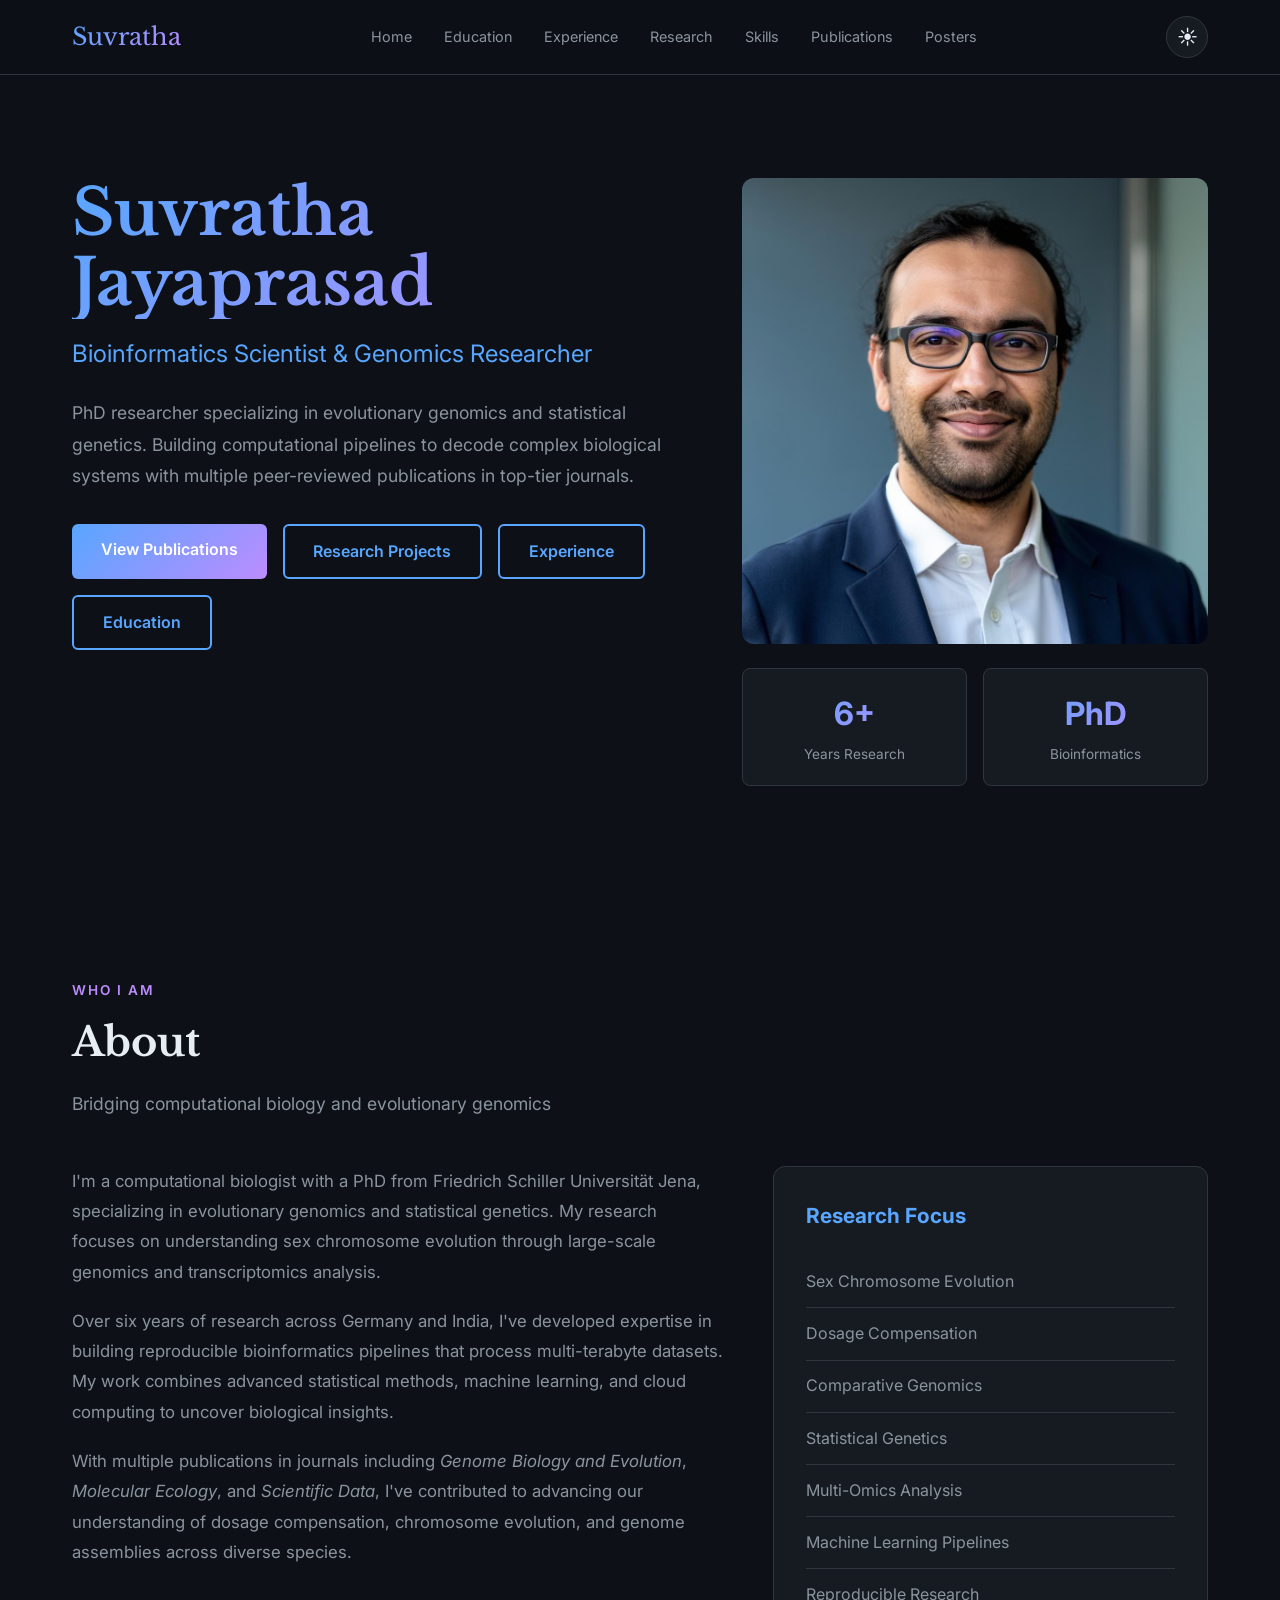
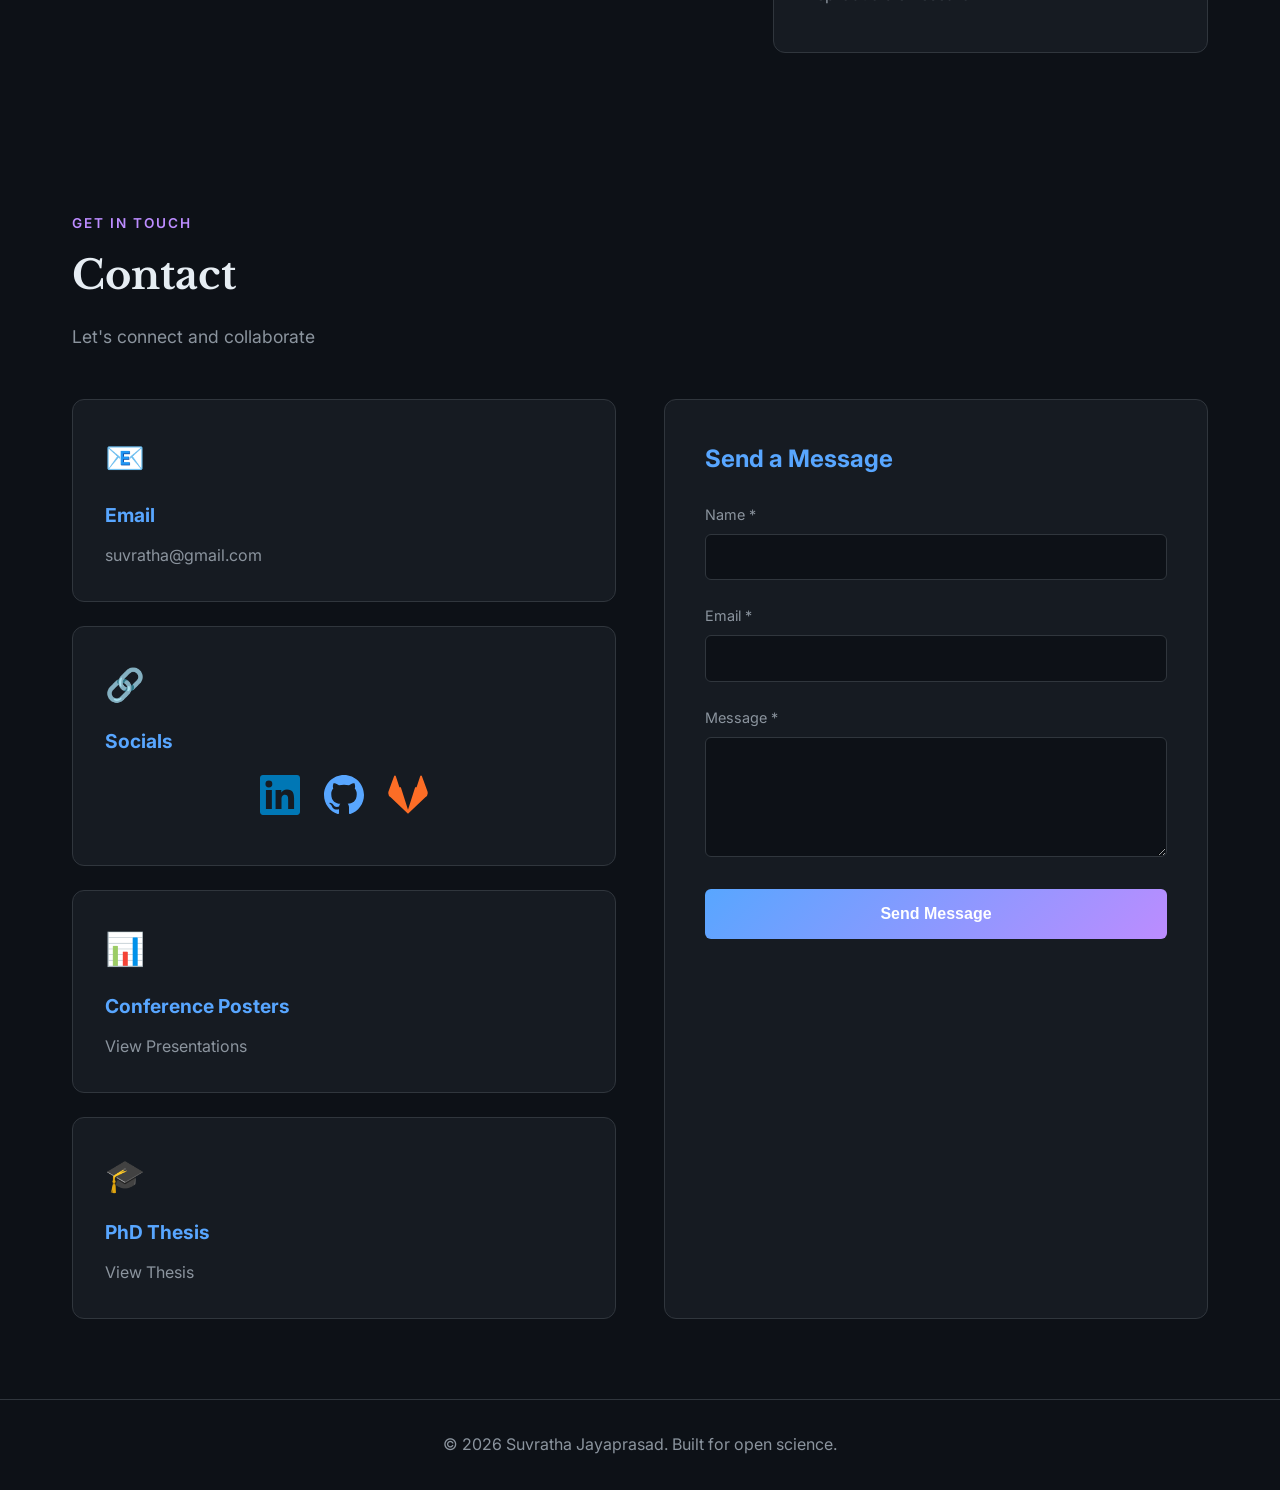
<file: index.html>
<!DOCTYPE html>
<html lang="en">
<head>
    <meta charset="UTF-8">
    <meta name="viewport" content="width=device-width, initial-scale=1.0">
    <title>Suvratha Jayaprasad - Bioinformatics Scientist</title>
    <link href="https://fonts.googleapis.com/css2?family=Inter:wght@300;400;600;700&family=Libre+Baskerville:wght@700&display=swap" rel="stylesheet">
    <style>
        * {
            margin: 0;
            padding: 0;
            box-sizing: border-box;
        }
        :root {
            --bg-dark: #0d1117;
            --bg-card: #161b22;
            --accent-blue: #58a6ff;
            --accent-purple: #bc8cff;
            --text-primary: #e6edf3;
            --text-secondary: #8b949e;
            --border: #30363d;
            --gradient: linear-gradient(135deg, #58a6ff 0%, #bc8cff 100%);
        }
        body {
            background: var(--bg-dark);
            color: var(--text-primary);
            font-family: 'Inter', sans-serif;
            line-height: 1.6;
        }
        /* Navigation */
        .navbar {
            position: fixed;
            top: 0;
            width: 100%;
            background: rgba(13, 17, 23, 0.8);
            backdrop-filter: blur(12px);
            border-bottom: 1px solid var(--border);
            z-index: 100;
        }
        .nav-container {
            max-width: 1200px;
            margin: 0 auto;
            padding: 1rem 2rem;
            display: flex;
            justify-content: space-between;
            align-items: center;
        }
        .brand {
            font-family: 'Libre Baskerville', serif;
            font-size: 1.5rem;
            background: var(--gradient);
            -webkit-background-clip: text;
            -webkit-text-fill-color: transparent;
            background-clip: text;
            text-decoration: none;
        }
        .nav-links {
            display: flex;
            gap: 2rem;
            list-style: none;
        }
        .nav-links a {
            color: var(--text-secondary);
            text-decoration: none;
            font-size: 0.9rem;
            transition: color 0.3s;
        }
        .nav-links a:hover {
            color: var(--accent-blue);
        }
        /* Hero Section */
        .hero {
            min-height: 100vh;
            display: flex;
            align-items: center;
            padding: 8rem 2rem 4rem;
            max-width: 1200px;
            margin: 0 auto;
        }
        .hero-grid {
            display: grid;
            grid-template-columns: 1.3fr 1fr;
            gap: 4rem;
            width: 100%;
        }
        .hero-content h1 {
            font-family: 'Libre Baskerville', serif;
            font-size: 4rem;
            line-height: 1.1;
            margin-bottom: 1rem;
            background: var(--gradient);
            -webkit-background-clip: text;
            -webkit-text-fill-color: transparent;
            background-clip: text;
        }
        .hero-subtitle {
            font-size: 1.5rem;
            color: var(--accent-blue);
            margin-bottom: 1.5rem;
        }
        .hero-bio {
            color: var(--text-secondary);
            font-size: 1.1rem;
            line-height: 1.8;
            margin-bottom: 2rem;
        }
        .hero-actions {
            display: flex;
            gap: 1rem;
            flex-wrap: wrap;
        }
        .btn {
            padding: 0.8rem 1.8rem;
            border-radius: 6px;
            text-decoration: none;
            font-weight: 600;
            transition: all 0.3s;
            display: inline-block;
        }
        .btn-primary {
            background: var(--gradient);
            color: white;
        }
        .btn-primary:hover {
            transform: translateY(-2px);
            box-shadow: 0 8px 24px rgba(88, 166, 255, 0.3);
        }
        .btn-outline {
            border: 2px solid var(--accent-blue);
            color: var(--accent-blue);
        }
        .btn-outline:hover {
            background: var(--accent-blue);
            color: white;
        }
        .hero-image-section {
            display: flex;
            flex-direction: column;
            gap: 1.5rem;
        }
        .profile-img {
            width: 100%;
            aspect-ratio: 1;
            border-radius: 12px;
            background: var(--gradient);
            object-fit: cover;
        }
        .stats-grid {
            display: grid;
            grid-template-columns: repeat(2, 1fr);
            gap: 1rem;
        }
        .stat-box {
            background: var(--bg-card);
            border: 1px solid var(--border);
            border-radius: 8px;
            padding: 1.2rem;
            text-align: center;
        }
        .stat-number {
            font-size: 2rem;
            font-weight: 700;
            background: var(--gradient);
            -webkit-background-clip: text;
            -webkit-text-fill-color: transparent;
            background-clip: text;
        }
        .stat-label {
            color: var(--text-secondary);
            font-size: 0.85rem;
            margin-top: 0.3rem;
        }
        /* Section */
        section {
            padding: 5rem 2rem;
            max-width: 1200px;
            margin: 0 auto;
        }
        .section-header {
            margin-bottom: 3rem;
        }
        .section-label {
            color: var(--accent-purple);
            font-size: 0.85rem;
            text-transform: uppercase;
            letter-spacing: 2px;
            font-weight: 600;
        }
        .section-title {
            font-family: 'Libre Baskerville', serif;
            font-size: 2.5rem;
            margin: 0.5rem 0 1rem;
        }
        .section-desc {
            color: var(--text-secondary);
            font-size: 1.1rem;
        }
        /* About */
        .about-content {
            display: grid;
            grid-template-columns: 1.5fr 1fr;
            gap: 3rem;
        }
        .about-text {
            color: var(--text-secondary);
            font-size: 1.05rem;
            line-height: 1.8;
        }
        .about-text p {
            margin-bottom: 1.2rem;
        }
        .expertise-box {
            background: var(--bg-card);
            border: 1px solid var(--border);
            border-radius: 12px;
            padding: 2rem;
        }
        .expertise-box h3 {
            font-size: 1.3rem;
            margin-bottom: 1.5rem;
            color: var(--accent-blue);
        }
        .expertise-item {
            padding: 0.8rem 0;
            border-bottom: 1px solid var(--border);
            color: var(--text-secondary);
        }
        .expertise-item:last-child {
            border-bottom: none;
        }
        /* Contact Form */
        .contact-content {
            display: grid;
            grid-template-columns: 1fr 1fr;
            gap: 3rem;
        }
        .contact-info {
            display: grid;
            gap: 1.5rem;
        }
        .contact-card {
            background: var(--bg-card);
            border: 1px solid var(--border);
            border-radius: 12px;
            padding: 2rem;
            transition: all 0.3s;
        }
        .contact-card:hover {
            border-color: var(--accent-blue);
            transform: translateY(-4px);
        }
        .contact-icon {
            font-size: 2rem;
            margin-bottom: 1rem;
        }
        .contact-card h3 {
            font-size: 1.2rem;
            margin-bottom: 0.8rem;
            color: var(--accent-blue);
        }
        .contact-card a {
            color: var(--text-secondary);
            text-decoration: none;
            transition: color 0.3s;
        }
        .contact-card a:hover {
            color: var(--accent-blue);
        }
        .contact-form {
            background: var(--bg-card);
            border: 1px solid var(--border);
            border-radius: 12px;
            padding: 2.5rem;
        }
        .contact-form h3 {
            font-size: 1.5rem;
            margin-bottom: 1.5rem;
            color: var(--accent-blue);
        }
        .form-group {
            margin-bottom: 1.5rem;
        }
        .form-group label {
            display: block;
            margin-bottom: 0.5rem;
            color: var(--text-secondary);
            font-size: 0.9rem;
        }
        .form-group input,
        .form-group textarea {
            width: 100%;
            padding: 0.8rem;
            background: var(--bg-dark);
            border: 1px solid var(--border);
            border-radius: 6px;
            color: var(--text-primary);
            font-family: 'Inter', sans-serif;
            font-size: 0.95rem;
            transition: border-color 0.3s;
        }
        .form-group input:focus,
        .form-group textarea:focus {
            outline: none;
            border-color: var(--accent-blue);
        }
        .form-group textarea {
            resize: vertical;
            min-height: 120px;
        }
        .form-submit {
            width: 100%;
            padding: 1rem;
            background: var(--gradient);
            color: white;
            border: none;
            border-radius: 6px;
            font-weight: 600;
            font-size: 1rem;
            cursor: pointer;
            transition: all 0.3s;
        }
        .form-submit:hover {
            transform: translateY(-2px);
            box-shadow: 0 8px 24px rgba(88, 166, 255, 0.3);
        }
        .form-message {
            margin-top: 1rem;
            padding: 1rem;
            border-radius: 6px;
            display: none;
        }
        .form-message.success {
            background: rgba(46, 160, 67, 0.1);
            border: 1px solid rgba(46, 160, 67, 0.3);
            color: #3fb950;
        }
        .form-message.error {
            background: rgba(248, 81, 73, 0.1);
            border: 1px solid rgba(248, 81, 73, 0.3);
            color: #f85149;
        }
        /* Footer */
        footer {
            text-align: center;
            padding: 2rem;
            border-top: 1px solid var(--border);
            color: var(--text-secondary);
        }
        /* Mobile Menu */
        .menu-btn {
            display: none;
            background: none;
            border: none;
            color: var(--text-primary);
            font-size: 1.5rem;
            cursor: pointer;
        }
        /* Responsive */
        @media (max-width: 968px) {
            .hero-grid {
                grid-template-columns: 1fr;
            }
            .hero-content h1 {
                font-size: 3rem;
            }
            .about-content,
            .contact-content {
                grid-template-columns: 1fr;
            }
            .nav-links {
                display: none;
            }
            .menu-btn {
                display: block;
            }
            .nav-links.active {
                display: flex;
                flex-direction: column;
                position: absolute;
                top: 100%;
                left: 0;
                right: 0;
                background: var(--bg-dark);
                border-top: 1px solid var(--border);
                padding: 1rem 2rem;
            }
        }
        @media (max-width: 640px) {
            .hero-content h1 {
                font-size: 2.2rem;
            }
            .section-title {
                font-size: 2rem;
            }
            .hero-actions {
                flex-direction: column;
            }
        }
    </style>
    <link rel="stylesheet" href="theme.css">
</head>
<body>
    <nav class="navbar">
        <div class="nav-container">
            <a href="index.html" class="brand">Suvratha</a>
            <button class="menu-btn" onclick="toggleMenu()">☰</button>
            <ul class="nav-links" id="navMenu">
                <li><a href="index.html">Home</a></li>
                <li><a href="education.html">Education</a></li>
                <li><a href="experience.html">Experience</a></li>
                <li><a href="research.html">Research</a></li>
                <li><a href="skills.html">Skills</a></li>
                <li><a href="publications.html">Publications</a></li>
                <li><a href="posters.html">Posters</a></li>
            </ul>
            <button
                class="theme-toggle"
                id="themeToggle"
                type="button"
                aria-label="Switch to light mode"
                title="Switch to light mode"
            >
                <span id="themeIcon" aria-hidden="true">☀</span>
            </button>
        </div>
    </nav>
    <section id="home" class="hero">
        <div class="hero-grid">
            <div class="hero-content">
                <h1>Suvratha Jayaprasad</h1>
                <div class="hero-subtitle">Bioinformatics Scientist & Genomics Researcher</div>
                <p class="hero-bio">
                    PhD researcher specializing in evolutionary genomics and statistical genetics. 
                    Building computational pipelines to decode complex biological systems with multiple 
                    peer-reviewed publications in top-tier journals.
                </p>
                <div class="hero-actions">
                    <a href="publications.html" class="btn btn-primary">View Publications</a>
                    <a href="research.html" class="btn btn-outline">Research Projects</a>
                    <a href="experience.html" class="btn btn-outline">Experience</a>
                    <a href="education.html" class="btn btn-outline">Education</a>
                </div>
            </div>
            <div class="hero-image-section">
                <img src="009-cd0ff3794e-MjA-9af81.jpeg" alt="Suvratha Jayaprasad" class="profile-img">
                <div class="stats-grid">
                    <div class="stat-box">
                        <div class="stat-number">6+</div>
                        <div class="stat-label">Years Research</div>
                    </div>
                    <div class="stat-box">
                        <div class="stat-number">PhD</div>
                        <div class="stat-label">Bioinformatics</div>
                    </div>
                </div>
            </div>
        </div>
    </section>
    <section id="about">
        <div class="section-header">
            <div class="section-label">WHO I AM</div>
            <h2 class="section-title">About</h2>
            <p class="section-desc">Bridging computational biology and evolutionary genomics</p>
        </div>
        <div class="about-content">
            <div class="about-text">
                <p>
                    I'm a computational biologist with a PhD from Friedrich Schiller Universität Jena, 
                    specializing in evolutionary genomics and statistical genetics. My research focuses 
                    on understanding sex chromosome evolution through large-scale genomics and 
                    transcriptomics analysis.
                </p>
                <p>
                    Over six years of research across Germany and India, I've developed expertise in 
                    building reproducible bioinformatics pipelines that process multi-terabyte datasets. 
                    My work combines advanced statistical methods, machine learning, and cloud computing 
                    to uncover biological insights.
                </p>
                <p>
                    With multiple publications in journals including <em>Genome Biology and Evolution</em>, 
                    <em>Molecular Ecology</em>, and <em>Scientific Data</em>, I've contributed to 
                    advancing our understanding of dosage compensation, chromosome evolution, and 
                    genome assemblies across diverse species.
                </p>
            </div>
            <div class="expertise-box">
                <h3>Research Focus</h3>
                <div class="expertise-item">Sex Chromosome Evolution</div>
                <div class="expertise-item">Dosage Compensation</div>
                <div class="expertise-item">Comparative Genomics</div>
                <div class="expertise-item">Statistical Genetics</div>
                <div class="expertise-item">Multi-Omics Analysis</div>
                <div class="expertise-item">Machine Learning Pipelines</div>
                <div class="expertise-item">Reproducible Research</div>
            </div>
        </div>
    </section>
    <section id="contact">
        <div class="section-header">
            <div class="section-label">GET IN TOUCH</div>
            <h2 class="section-title">Contact</h2>
            <p class="section-desc">Let's connect and collaborate</p>
        </div>
        <div class="contact-content">
            <div class="contact-info">
                <div class="contact-card">
                    <div class="contact-icon">📧</div>
                    <h3>Email</h3>
                    <a href="mailto:suvratha@gmail.com">suvratha@gmail.com</a>
                </div>
                <div class="contact-card">
                    <div class="contact-icon">🔗</div>
                    <h3>Socials</h3>
                    <div style="display: flex; gap: 1.5rem; justify-content: center; align-items: center; margin-top: 0.5rem;">
                        <a href="https://linkedin.com/in/suvratha" target="_blank" style="font-size: 2.5rem; transition: transform 0.3s;" onmouseover="this.style.transform='scale(1.2)'" onmouseout="this.style.transform='scale(1)'">
                            <svg
                                width="40"
                                height="40"
                                viewBox="0 0 24 24"
                                fill="#0077b5"
                                xmlns="http://www.w3.org/2000/svg"
                                aria-hidden="true"
                            >
                                <path d="M20.447 20.452h-3.554v-5.569c0-1.328-.027-3.037-1.852-3.037-1.853 0-2.136 1.445-2.136 2.939v5.667H9.351V9h3.414v1.561h.046c.477-.9 1.637-1.85 3.37-1.85 3.601 0 4.267 2.37 4.267 5.455v6.286zM5.337 7.433a2.064 2.064 0 1 1 0-4.128 2.064 2.064 0 0 1 0 4.128zM7.119 20.452H3.555V9h3.564v11.452zM22.225 0H1.771C.792 0 0 .774 0 1.729v20.542C0 23.227.792 24 1.771 24h20.451C23.2 24 24 23.227 24 22.271V1.729C24 .774 23.2 0 22.222 0h.003z"/>
                            </svg>    
                        </a>
                        <a href="https://github.com/suvrathaprasad" target="_blank" style="font-size: 2.5rem; transition: transform 0.3s;" onmouseover="this.style.transform='scale(1.2)'" onmouseout="this.style.transform='scale(1)'">
                            <svg width="40" height="40" viewBox="0 0 24 24" fill="#58a6ff" xmlns="http://www.w3.org/2000/svg">
                                <path d="M12 0c-6.626 0-12 5.373-12 12 0 5.302 3.438 9.8 8.207 11.387.599.111.793-.261.793-.577v-2.234c-3.338.726-4.033-1.416-4.033-1.416-.546-1.387-1.333-1.756-1.333-1.756-1.089-.745.083-.729.083-.729 1.205.084 1.839 1.237 1.839 1.237 1.07 1.834 2.807 1.304 3.492.997.107-.775.418-1.305.762-1.604-2.665-.305-5.467-1.334-5.467-5.931 0-1.311.469-2.381 1.236-3.221-.124-.303-.535-1.524.117-3.176 0 0 1.008-.322 3.301 1.23.957-.266 1.983-.399 3.003-.404 1.02.005 2.047.138 3.006.404 2.291-1.552 3.297-1.23 3.297-1.23.653 1.653.242 2.874.118 3.176.77.84 1.235 1.911 1.235 3.221 0 4.609-2.807 5.624-5.479 5.921.43.372.823 1.102.823 2.222v3.293c0 .319.192.694.801.576 4.765-1.589 8.199-6.086 8.199-11.386 0-6.627-5.373-12-12-12z"/>
                            </svg>
                        </a>
                        <a href="https://gitlab.com/suvi.j" target="_blank" style="font-size: 2.5rem; transition: transform 0.3s;" onmouseover="this.style.transform='scale(1.2)'" onmouseout="this.style.transform='scale(1)'">
                            <svg
                                width="40"
                                height="40"
                                viewBox="0 0 24 24"
                                fill="#fc6d26"
                                xmlns="http://www.w3.org/2000/svg"
                                aria-hidden="true"
                            >
                                <path d="m23.6 9.6-3.3-9a.5.5 0 0 0-.95 0l-2.2 6.8H6.85L4.65.6a.5.5 0 0 0-.95 0l-3.3 9a3.3 3.3 0 0 0 1.2 3.8L12 23.2l10.4-9.8a3.3 3.3 0 0 0 1.2-3.8ZM12 20.8l-4.3-13.4h8.6L12 20.8Z"/>
                            </svg>
                        </a>
                    </div>
                </div>
                <div class="contact-card">
                    <div class="contact-icon">📊</div>
                    <h3>Conference Posters</h3>
                    <a href="posters.html">View Presentations</a>
                </div>
                <div class="contact-card">
                    <div class="contact-icon">🎓</div>
                    <h3>PhD Thesis</h3>
                    <a href="https://www.db-thueringen.de/receive/dbt_mods_00067648" target="_blank">View Thesis</a>
                </div>
            </div>
            <div class="contact-form">
                <h3>Send a Message</h3>
                <form id="contactForm">
                    <div class="form-group">
                        <label for="name">Name *</label>
                        <input type="text" id="name" name="name" required>
                    </div>
                    <div class="form-group">
                        <label for="email">Email *</label>
                        <input type="email" id="email" name="email" required>
                    </div>
                    <div class="form-group">
                        <label for="message">Message *</label>
                        <textarea id="message" name="message" required></textarea>
                    </div>
                    <button type="submit" class="form-submit">Send Message</button>
                    <div id="formMessage" class="form-message"></div>
                </form>
            </div>
        </div>
    </section>
    <footer>
        <p>&copy; 2026 Suvratha Jayaprasad. Built for open science.</p>
    </footer>

    <script src="script.js"></script>

    <script>
        function toggleMenu() {
            document.getElementById('navMenu').classList.toggle('active');
        }

        document.querySelectorAll('.nav-links a').forEach(link => {
            link.addEventListener('click', () => {
                document.getElementById('navMenu').classList.remove('active');
            });
        });

        document.getElementById('contactForm').addEventListener('submit', async function(e) {
            e.preventDefault();
            
            const formMessage = document.getElementById('formMessage');
            const submitBtn = e.target.querySelector('.form-submit');
            
            submitBtn.disabled = true;
            submitBtn.textContent = 'Sending...';
            
            const formData = {
                name: document.getElementById('name').value,
                email: document.getElementById('email').value,
                message: document.getElementById('message').value
            };
            
            try {
                const response = await fetch('https://formspree.io/f/xzdabvzz', {
                    method: 'POST',
                    headers: {
                        'Content-Type': 'application/json'
                    },
                    body: JSON.stringify(formData)
                });
                
                if (response.ok) {
                    formMessage.textContent = 'Message sent successfully! I\'ll get back to you soon.';
                    formMessage.className = 'form-message success';
                    formMessage.style.display = 'block';
                    e.target.reset();
                } else {
                    throw new Error('Failed to send message');
                }
            } catch (error) {
                formMessage.textContent = 'Failed to send message. Please email me directly at suvratha@gmail.com';
                formMessage.className = 'form-message error';
                formMessage.style.display = 'block';
            } finally {
                submitBtn.disabled = false;
                submitBtn.textContent = 'Send Message';
            }
        });
    </script>
</body>
</html>
</file>
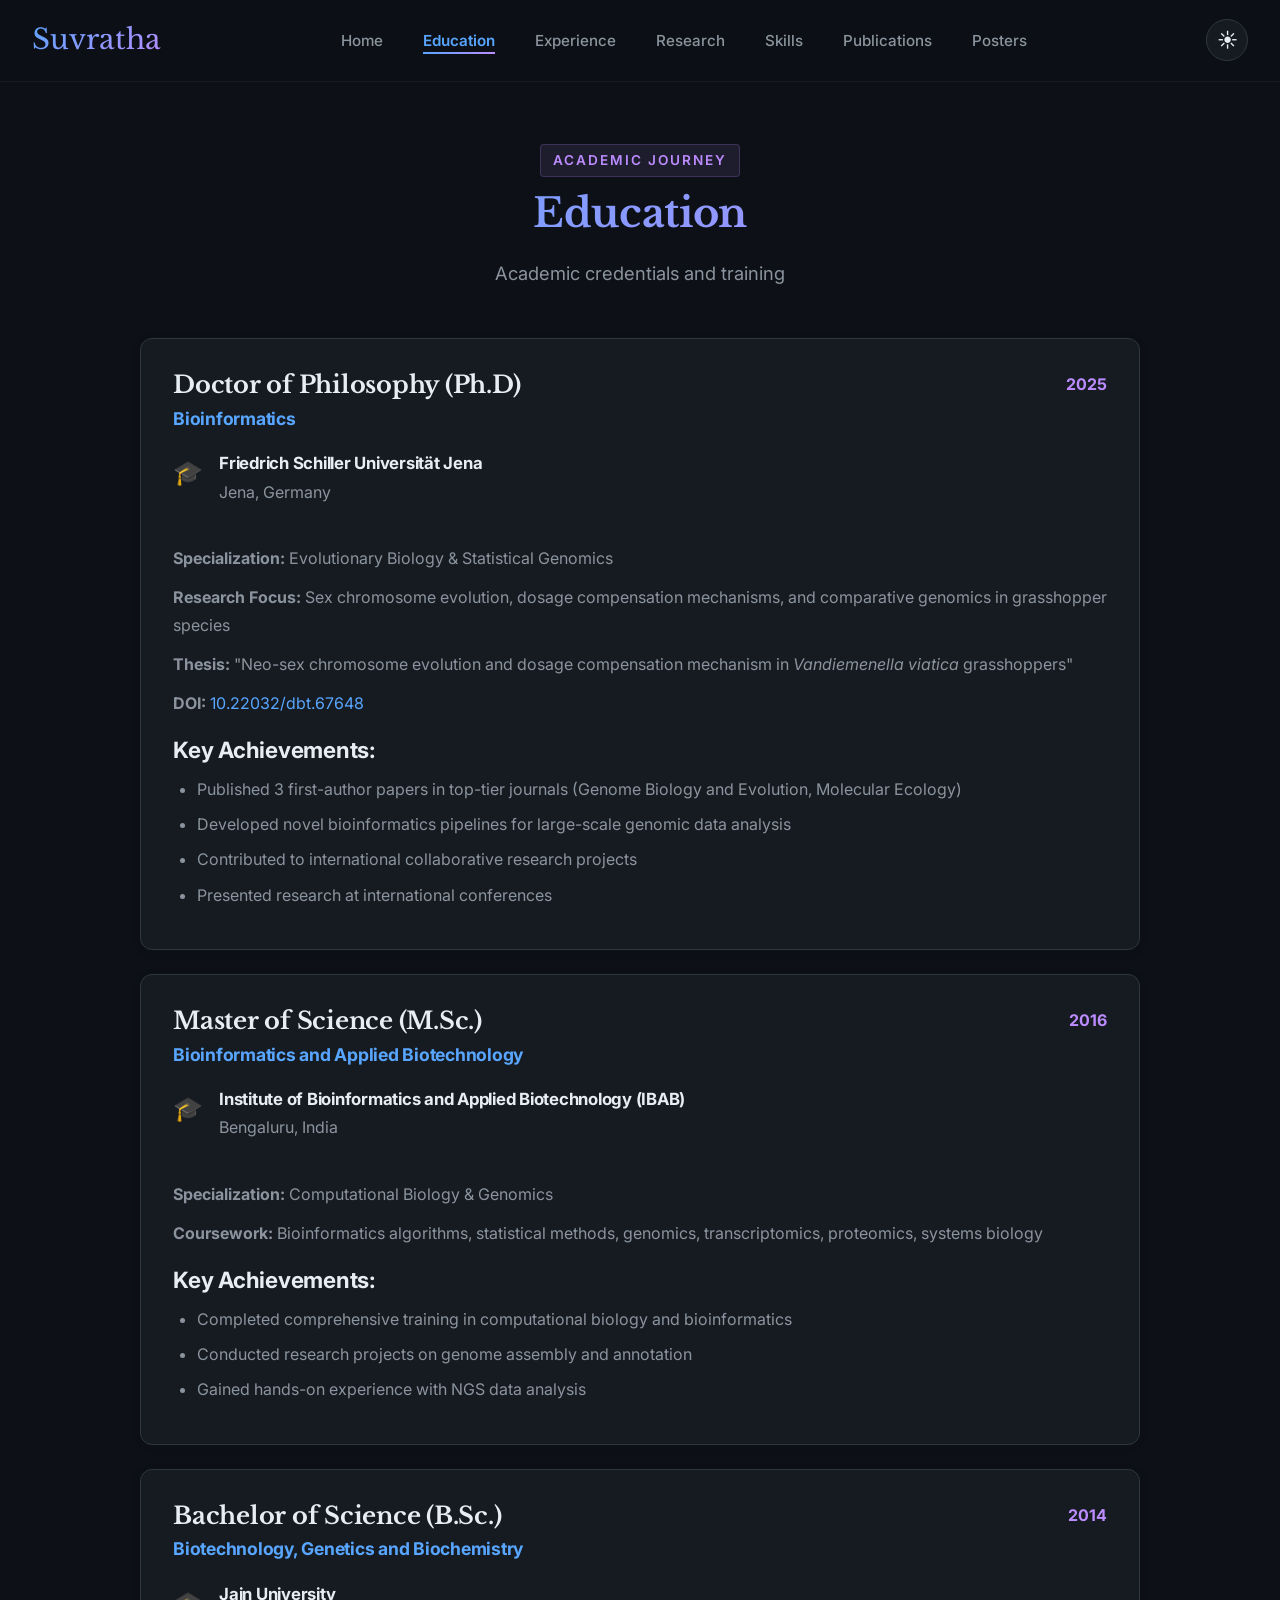
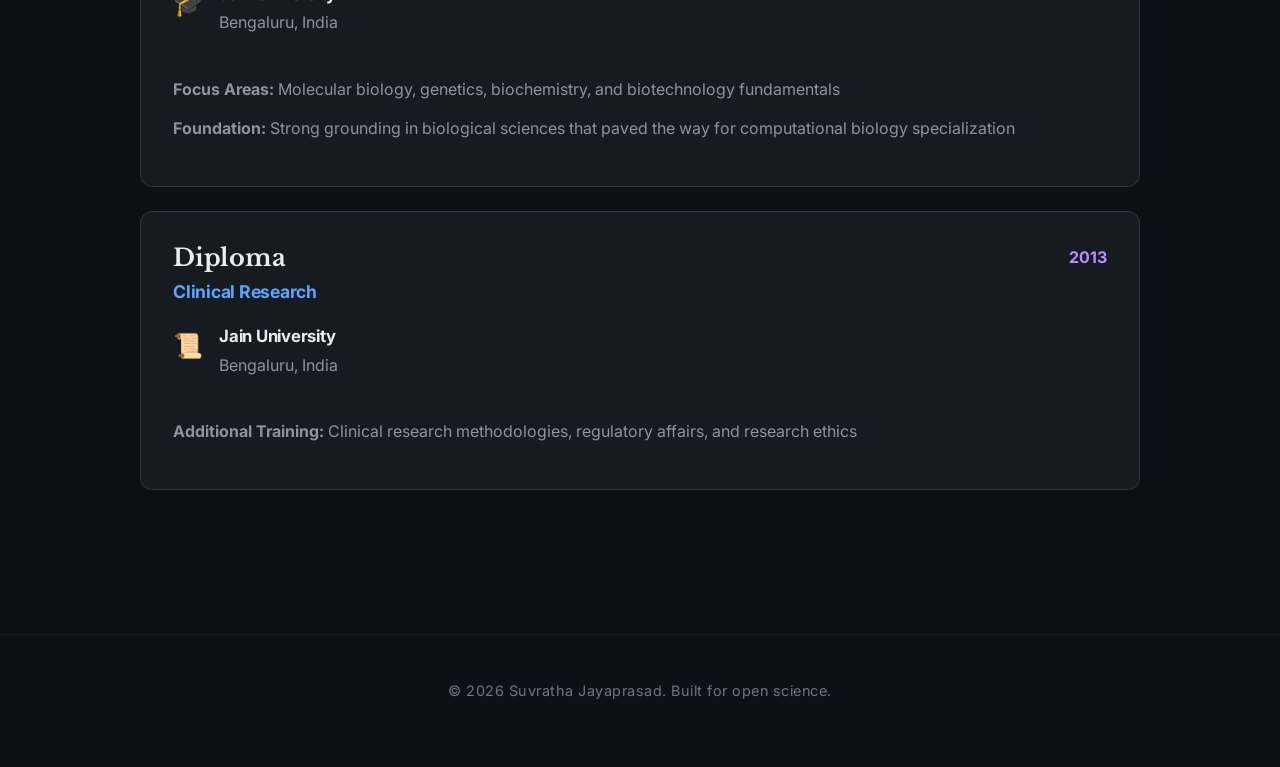
<file: education.html>
<!DOCTYPE html>
<html lang="en">
<head>
    <meta charset="UTF-8">
    <meta name="viewport" content="width=device-width, initial-scale=1.0">
    <title>Education - Suvratha Jayaprasad</title>
    <link href="https://fonts.googleapis.com/css2?family=Inter:wght@300;400;600;700&family=Libre+Baskerville:wght@700&display=swap" rel="stylesheet">
    <link rel="stylesheet" href="styles.css">
    <link rel="stylesheet" href="theme.css">
</head>
<body>
    <nav class="navbar">
        <div class="nav-container">
            <a href="index.html" class="brand">Suvratha</a>
            <button class="menu-btn" onclick="toggleMenu()">☰</button>
            <ul class="nav-links" id="navMenu">
                <li><a href="index.html">Home</a></li>
                <li><a href="education.html" class="active">Education</a></li>
                <li><a href="experience.html">Experience</a></li>
                <li><a href="research.html">Research</a></li>
                <li><a href="skills.html">Skills</a></li>
                <li><a href="publications.html">Publications</a></li>
                <li><a href="posters.html">Posters</a></li>
            </ul>
            <button
                class="theme-toggle"
                id="themeToggle"
                type="button"
                aria-label="Switch to light mode"
                title="Switch to light mode"
            >
                <span id="themeIcon" aria-hidden="true">☀</span>
            </button>
        </div>
    </nav>

    <section class="page-content">
        <div class="section-header">
            <div class="section-label">ACADEMIC JOURNEY</div>
            <h1 class="section-title">Education</h1>
            <p class="section-desc">Academic credentials and training</p>
        </div>

        <div class="education-timeline">
            <div class="edu-card">
                <div class="edu-header">
                    <div class="edu-degree">
                        <h2>Doctor of Philosophy (Ph.D)</h2>
                        <h3>Bioinformatics</h3>
                    </div>
                    <div class="edu-year">2025</div>
                </div>
                <div class="edu-institution">
                    <span class="institution-icon">🎓</span>
                    <div>
                        <h4>Friedrich Schiller Universität Jena</h4>
                        <p>Jena, Germany</p>
                    </div>
                </div>
                <div class="edu-details">
                    <p><strong>Specialization:</strong> Evolutionary Biology & Statistical Genomics</p>
                    <p><strong>Research Focus:</strong> Sex chromosome evolution, dosage compensation mechanisms, and comparative genomics in grasshopper species</p>
                    <p><strong>Thesis:</strong> "Neo-sex chromosome evolution and dosage compensation mechanism in <em>Vandiemenella viatica</em> grasshoppers"</p>
                    <p><strong>DOI:</strong> <a href="https://doi.org/10.22032/dbt.67648" target="_blank" rel="noopener noreferrer">10.22032/dbt.67648</a></p>
                </div>
                <div class="edu-achievements">
                    <h4>Key Achievements:</h4>
                    <ul>
                        <li>Published 3 first-author papers in top-tier journals (Genome Biology and Evolution, Molecular Ecology)</li>
                        <li>Developed novel bioinformatics pipelines for large-scale genomic data analysis</li>
                        <li>Contributed to international collaborative research projects</li>
                        <li>Presented research at international conferences</li>
                    </ul>
                </div>
            </div>

            <div class="edu-card">
                <div class="edu-header">
                    <div class="edu-degree">
                        <h2>Master of Science (M.Sc.)</h2>
                        <h3>Bioinformatics and Applied Biotechnology</h3>
                    </div>
                    <div class="edu-year">2016</div>
                </div>
                <div class="edu-institution">
                    <span class="institution-icon">🎓</span>
                    <div>
                        <h4>Institute of Bioinformatics and Applied Biotechnology (IBAB)</h4>
                        <p>Bengaluru, India</p>
                    </div>
                </div>
                <div class="edu-details">
                    <p><strong>Specialization:</strong> Computational Biology & Genomics</p>
                    <p><strong>Coursework:</strong> Bioinformatics algorithms, statistical methods, genomics, transcriptomics, proteomics, systems biology</p>
                </div>
                <div class="edu-achievements">
                    <h4>Key Achievements:</h4>
                    <ul>
                        <li>Completed comprehensive training in computational biology and bioinformatics</li>
                        <li>Conducted research projects on genome assembly and annotation</li>
                        <li>Gained hands-on experience with NGS data analysis</li>
                    </ul>
                </div>
            </div>

            <div class="edu-card">
                <div class="edu-header">
                    <div class="edu-degree">
                        <h2>Bachelor of Science (B.Sc.)</h2>
                        <h3>Biotechnology, Genetics and Biochemistry</h3>
                    </div>
                    <div class="edu-year">2014</div>
                </div>
                <div class="edu-institution">
                    <span class="institution-icon">🎓</span>
                    <div>
                        <h4>Jain University</h4>
                        <p>Bengaluru, India</p>
                    </div>
                </div>
                <div class="edu-details">
                    <p><strong>Focus Areas:</strong> Molecular biology, genetics, biochemistry, and biotechnology fundamentals</p>
                    <p><strong>Foundation:</strong> Strong grounding in biological sciences that paved the way for computational biology specialization</p>
                </div>
            </div>

            <div class="edu-card">
                <div class="edu-header">
                    <div class="edu-degree">
                        <h2>Diploma</h2>
                        <h3>Clinical Research</h3>
                    </div>
                    <div class="edu-year">2013</div>
                </div>
                <div class="edu-institution">
                    <span class="institution-icon">📜</span>
                    <div>
                        <h4>Jain University</h4>
                        <p>Bengaluru, India</p>
                    </div>
                </div>
                <div class="edu-details">
                    <p><strong>Additional Training:</strong> Clinical research methodologies, regulatory affairs, and research ethics</p>
                </div>
            </div>
        </div>
    </section>

    <footer>
        <p>&copy; 2026 Suvratha Jayaprasad. Built for open science.</p>
    </footer>

    <script src="script.js"></script>
</body>
</html>
</file>
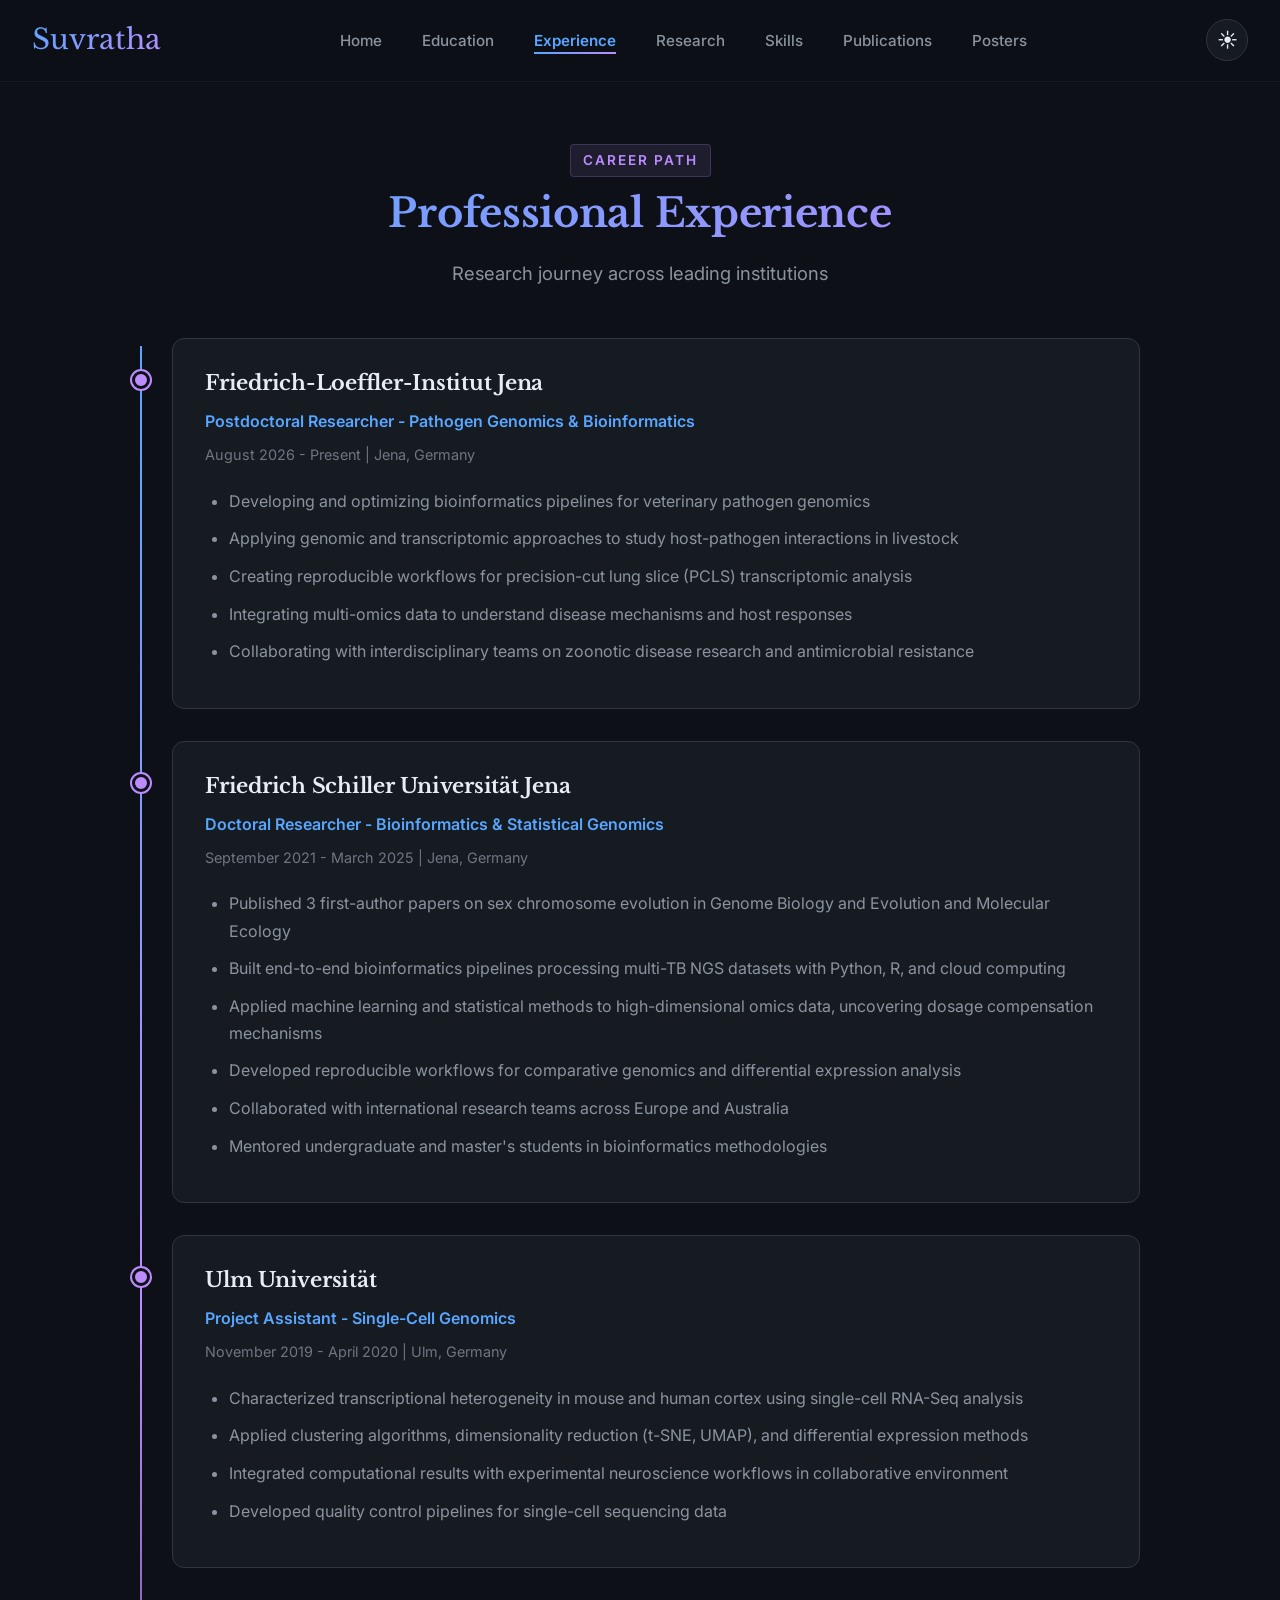
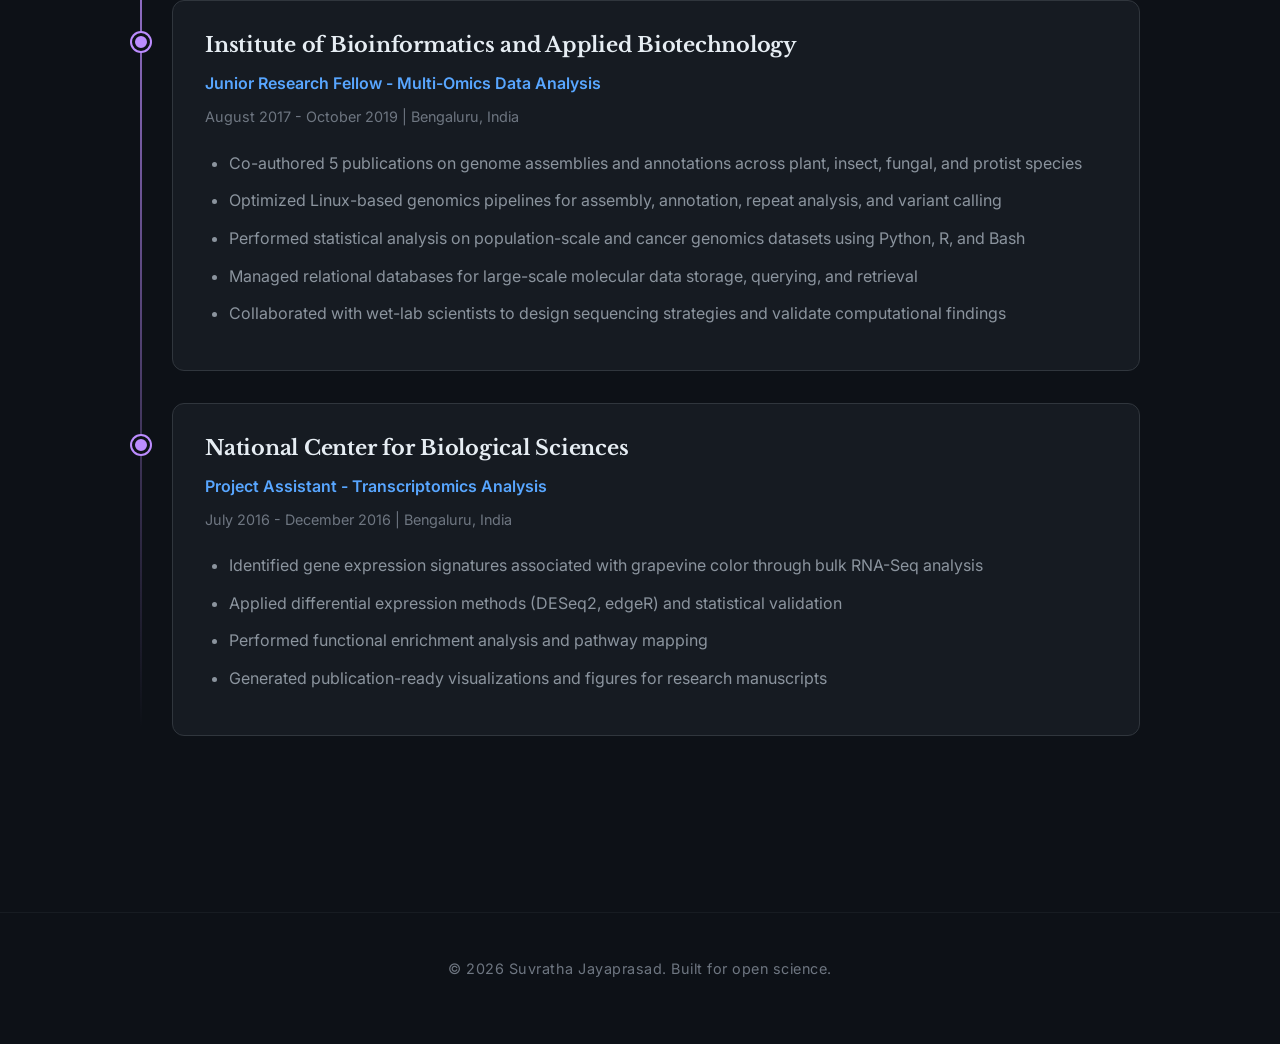
<file: experience.html>
<!DOCTYPE html>
<html lang="en">
<head>
    <meta charset="UTF-8">
    <meta name="viewport" content="width=device-width, initial-scale=1.0">
    <title>Experience - Suvratha Jayaprasad</title>
    <link href="https://fonts.googleapis.com/css2?family=Inter:wght@300;400;600;700&family=Libre+Baskerville:wght@700&display=swap" rel="stylesheet">
    <link rel="stylesheet" href="styles.css">
    <link rel="stylesheet" href="theme.css">
</head>
<body>
    <nav class="navbar">
        <div class="nav-container">
            <a href="index.html" class="brand">Suvratha</a>
            <button class="menu-btn" onclick="toggleMenu()">☰</button>
            <ul class="nav-links" id="navMenu">
                <li><a href="index.html">Home</a></li>
                <li><a href="education.html">Education</a></li>
                <li><a href="experience.html" class="active">Experience</a></li>
                <li><a href="research.html">Research</a></li>
                <li><a href="skills.html">Skills</a></li>
                <li><a href="publications.html">Publications</a></li>
                <li><a href="posters.html">Posters</a></li>
            </ul>
            <button
                class="theme-toggle"
                id="themeToggle"
                type="button"
                aria-label="Switch to light mode"
                title="Switch to light mode"
            >
                <span id="themeIcon" aria-hidden="true">☀</span>
            </button>
        </div>
    </nav>

    <section class="page-content">
        <div class="section-header">
            <div class="section-label">CAREER PATH</div>
            <h1 class="section-title">Professional Experience</h1>
            <p class="section-desc">Research journey across leading institutions</p>
        </div>

        <div class="timeline">    
            <div class="timeline-entry">
                <div class="timeline-header">
                    <h3>Friedrich-Loeffler-Institut Jena</h3>
                    <div class="timeline-role">Postdoctoral Researcher - Pathogen Genomics & Bioinformatics</div>
                    <div class="timeline-date">August 2026 - Present | Jena, Germany</div>
                </div>
                <div class="timeline-content">
                    <ul>
                        <li>Developing and optimizing bioinformatics pipelines for veterinary pathogen genomics</li>
                        <li>Applying genomic and transcriptomic approaches to study host-pathogen interactions in livestock</li>
                        <li>Creating reproducible workflows for precision-cut lung slice (PCLS) transcriptomic analysis</li>
                        <li>Integrating multi-omics data to understand disease mechanisms and host responses</li>
                        <li>Collaborating with interdisciplinary teams on zoonotic disease research and antimicrobial resistance</li>
                    </ul>
                </div>
            </div>

            <div class="timeline-entry">
                <div class="timeline-header">
                    <h3>Friedrich Schiller Universität Jena</h3>
                    <div class="timeline-role">Doctoral Researcher - Bioinformatics & Statistical Genomics</div>
                    <div class="timeline-date">September 2021 - March 2025 | Jena, Germany</div>
                </div>
                <div class="timeline-content">
                    <ul>
                        <li>Published 3 first-author papers on sex chromosome evolution in Genome Biology and Evolution and Molecular Ecology</li>
                        <li>Built end-to-end bioinformatics pipelines processing multi-TB NGS datasets with Python, R, and cloud computing</li>
                        <li>Applied machine learning and statistical methods to high-dimensional omics data, uncovering dosage compensation mechanisms</li>
                        <li>Developed reproducible workflows for comparative genomics and differential expression analysis</li>
                        <li>Collaborated with international research teams across Europe and Australia</li>
                        <li>Mentored undergraduate and master's students in bioinformatics methodologies</li>
                    </ul>
                </div>
            </div>

            <div class="timeline-entry">
                <div class="timeline-header">
                    <h3>Ulm Universität</h3>
                    <div class="timeline-role">Project Assistant - Single-Cell Genomics</div>
                    <div class="timeline-date">November 2019 - April 2020 | Ulm, Germany</div>
                </div>
                <div class="timeline-content">
                    <ul>
                        <li>Characterized transcriptional heterogeneity in mouse and human cortex using single-cell RNA-Seq analysis</li>
                        <li>Applied clustering algorithms, dimensionality reduction (t-SNE, UMAP), and differential expression methods</li>
                        <li>Integrated computational results with experimental neuroscience workflows in collaborative environment</li>
                        <li>Developed quality control pipelines for single-cell sequencing data</li>
                    </ul>
                </div>
            </div>

            <div class="timeline-entry">
                <div class="timeline-header">
                    <h3>Institute of Bioinformatics and Applied Biotechnology</h3>
                    <div class="timeline-role">Junior Research Fellow - Multi-Omics Data Analysis</div>
                    <div class="timeline-date">August 2017 - October 2019 | Bengaluru, India</div>
                </div>
                <div class="timeline-content">
                    <ul>
                        <li>Co-authored 5 publications on genome assemblies and annotations across plant, insect, fungal, and protist species</li>
                        <li>Optimized Linux-based genomics pipelines for assembly, annotation, repeat analysis, and variant calling</li>
                        <li>Performed statistical analysis on population-scale and cancer genomics datasets using Python, R, and Bash</li>
                        <li>Managed relational databases for large-scale molecular data storage, querying, and retrieval</li>
                        <li>Collaborated with wet-lab scientists to design sequencing strategies and validate computational findings</li>
                    </ul>
                </div>
            </div>

            <div class="timeline-entry">
                <div class="timeline-header">
                    <h3>National Center for Biological Sciences</h3>
                    <div class="timeline-role">Project Assistant - Transcriptomics Analysis</div>
                    <div class="timeline-date">July 2016 - December 2016 | Bengaluru, India</div>
                </div>
                <div class="timeline-content">
                    <ul>
                        <li>Identified gene expression signatures associated with grapevine color through bulk RNA-Seq analysis</li>
                        <li>Applied differential expression methods (DESeq2, edgeR) and statistical validation</li>
                        <li>Performed functional enrichment analysis and pathway mapping</li>
                        <li>Generated publication-ready visualizations and figures for research manuscripts</li>
                    </ul>
                </div>
            </div>
        </div>
    </section>

    <footer>
        <p>&copy; 2026 Suvratha Jayaprasad. Built for open science.</p>
    </footer>

    <script src="script.js"></script>
</body>
</html>
</file>
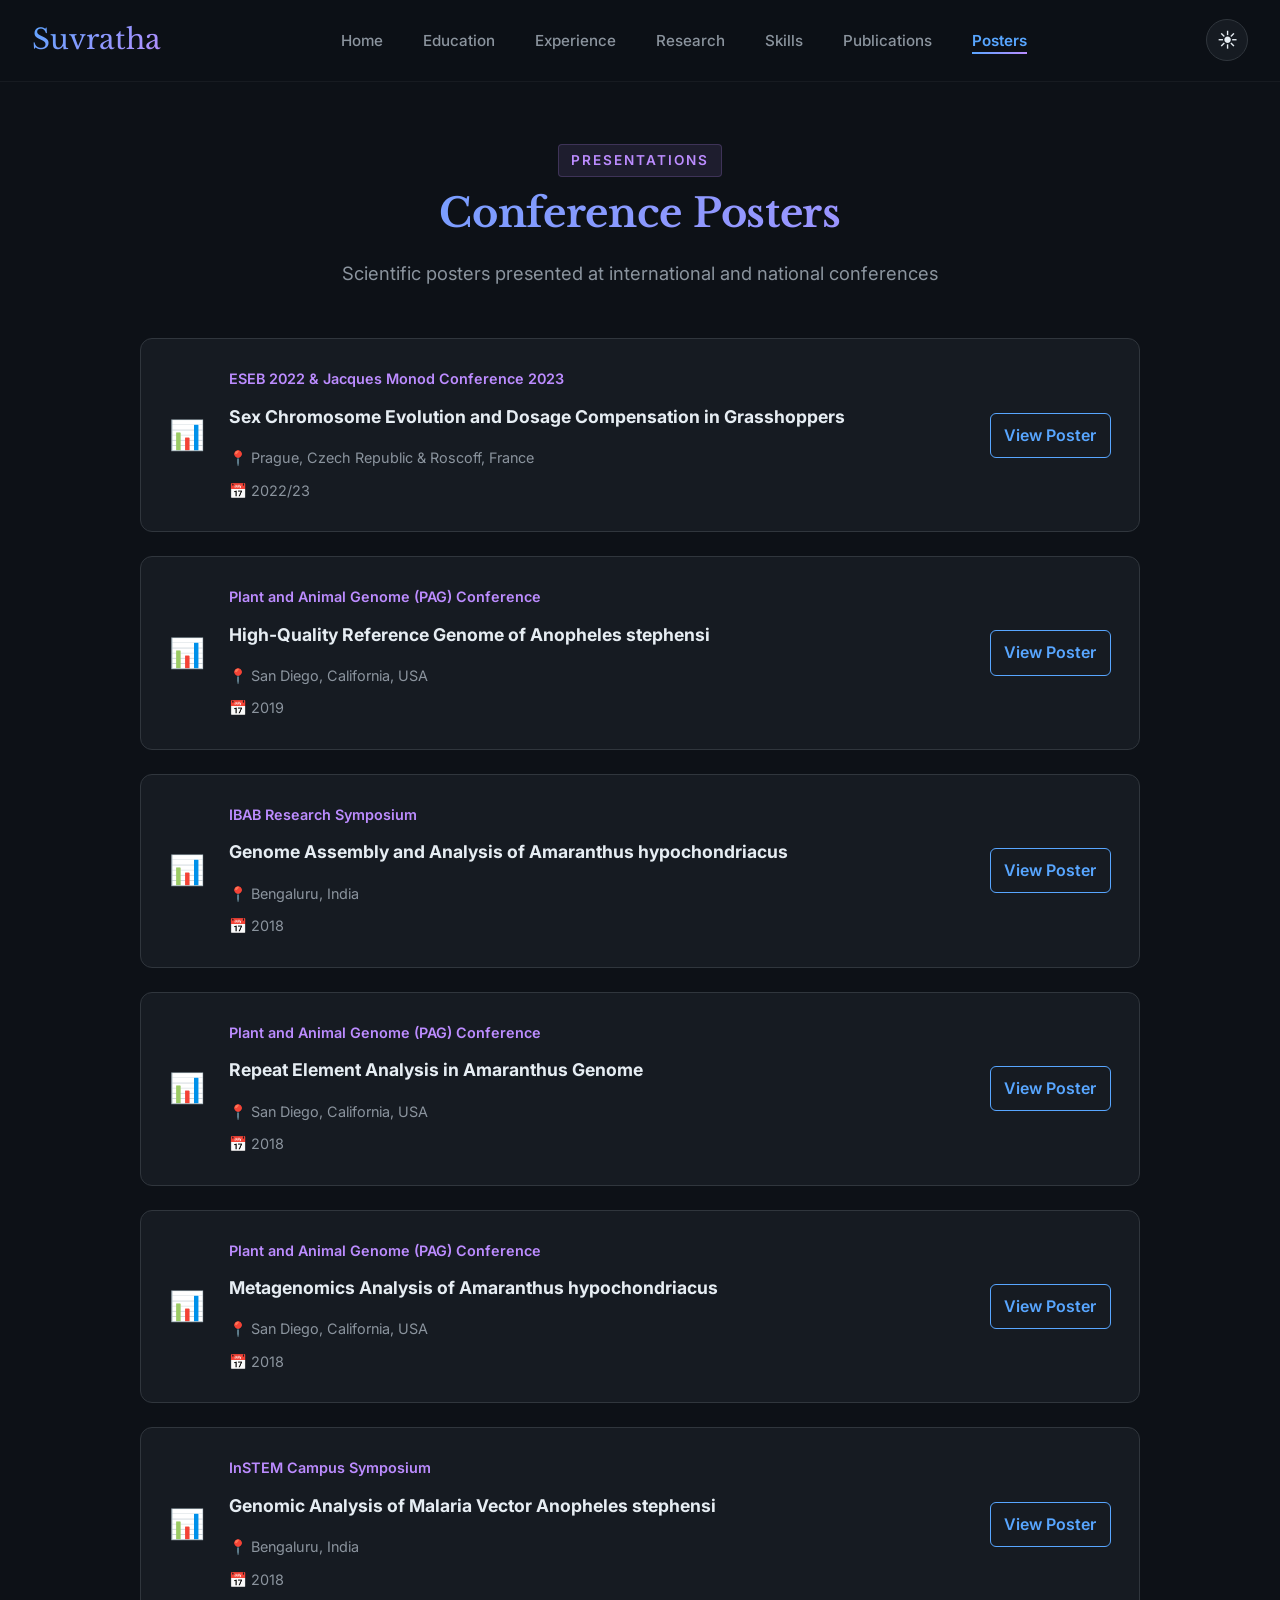
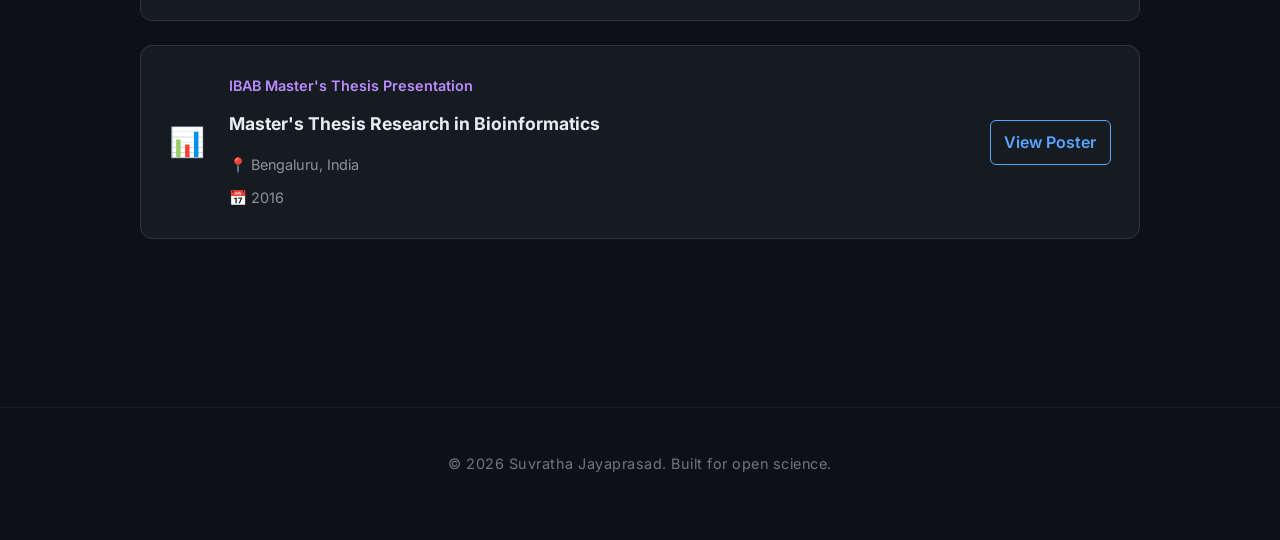
<file: posters.html>
<!DOCTYPE html>
<html lang="en">
<head>
    <meta charset="UTF-8">
    <meta name="viewport" content="width=device-width, initial-scale=1.0">
    <title>Conference Posters - Suvratha Jayaprasad</title>
    <link href="https://fonts.googleapis.com/css2?family=Inter:wght@300;400;600;700&family=Libre+Baskerville:wght@700&display=swap" rel="stylesheet">
    <link rel="stylesheet" href="styles.css">
    <link rel="stylesheet" href="theme.css">
</head>
<body>
    <nav class="navbar">
        <div class="nav-container">
            <a href="index.html" class="brand">Suvratha</a>
            <button class="menu-btn" onclick="toggleMenu()">☰</button>
            <ul class="nav-links" id="navMenu">
                <li><a href="index.html">Home</a></li>
                <li><a href="education.html">Education</a></li>
                <li><a href="experience.html">Experience</a></li>
                <li><a href="research.html">Research</a></li>
                <li><a href="skills.html">Skills</a></li>
                <li><a href="publications.html">Publications</a></li>
                <li><a href="posters.html" class="active">Posters</a></li>
            </ul>
            <button
                class="theme-toggle"
                id="themeToggle"
                type="button"
                aria-label="Switch to light mode"
                title="Switch to light mode"
            >
                <span id="themeIcon" aria-hidden="true">☀</span>
            </button>
        </div>
    </nav>

    <section class="page-content">
        <div class="section-header">
            <div class="section-label">PRESENTATIONS</div>
            <h1 class="section-title">Conference Posters</h1>
            <p class="section-desc">Scientific posters presented at international and national conferences</p>
	    </div>
        <div class="posters-list">
            <!-- Poster 1 -->
            <div class="poster-list-item">
                <div class="poster-icon">📊</div>
                <div class="poster-content">
                    <div class="poster-event">ESEB 2022 & Jacques Monod Conference 2023</div>
                    <div class="poster-title">Sex Chromosome Evolution and Dosage Compensation in Grasshoppers</div>
                    <div class="poster-meta">
                        <span class="poster-location">📍 Prague, Czech Republic & Roscoff, France</span>
                        <span class="poster-year">📅 2022/23</span>
                    </div>
                </div>
                <div class="poster-actions">
                    <a href="https://doi.org/10.6084/m9.figshare.31288387" target="_blank" class="poster-link">View Poster</a>
                </div>
            </div>
            <!-- Poster 2 -->
            <div class="poster-list-item">
                <div class="poster-icon">📊</div>
                <div class="poster-content">
                    <div class="poster-event">Plant and Animal Genome (PAG) Conference</div>
                    <div class="poster-title">High-Quality Reference Genome of Anopheles stephensi</div>
                    <div class="poster-meta">
                        <span class="poster-location">📍 San Diego, California, USA</span>
                        <span class="poster-year">📅 2019</span>
                    </div>
                </div>
                <div class="poster-actions">
                    <a href="https://doi.org/10.6084/m9.figshare.31288351" target="_blank" class="poster-link">View Poster</a>
                </div>
            </div>
            <!-- Poster 3 -->
            <div class="poster-list-item">
                <div class="poster-icon">📊</div>
                <div class="poster-content">
                    <div class="poster-event">IBAB Research Symposium</div>
                    <div class="poster-title">Genome Assembly and Analysis of Amaranthus hypochondriacus</div>
                    <div class="poster-meta">
                        <span class="poster-location">📍 Bengaluru, India</span>
                        <span class="poster-year">📅 2018</span>
                    </div>
                </div>
                <div class="poster-actions">
                    <a href="https://doi.org/10.6084/m9.figshare.31288384" target="_blank" class="poster-link">View Poster</a>
                </div>
            </div>
            <!-- Poster 4 -->
            <div class="poster-list-item">
                <div class="poster-icon">📊</div>
                <div class="poster-content">
                    <div class="poster-event">Plant and Animal Genome (PAG) Conference</div>
                    <div class="poster-title">Repeat Element Analysis in Amaranthus Genome</div>
                    <div class="poster-meta">
                        <span class="poster-location">📍 San Diego, California, USA</span>
                        <span class="poster-year">📅 2018</span>
                    </div>
                </div>
                <div class="poster-actions">
                    <a href="https://doi.org/10.6084/m9.figshare.31288375" target="_blank" class="poster-link">View Poster</a>
                </div>
            </div>
            <!-- Poster 5 -->
            <div class="poster-list-item">
                <div class="poster-icon">📊</div>
                <div class="poster-content">
                    <div class="poster-event">Plant and Animal Genome (PAG) Conference</div>
                    <div class="poster-title">Metagenomics Analysis of Amaranthus hypochondriacus</div>
                    <div class="poster-meta">
                        <span class="poster-location">📍 San Diego, California, USA</span>
                        <span class="poster-year">📅 2018</span>
                    </div>
                </div>
                <div class="poster-actions">
                    <a href="https://doi.org/10.6084/m9.figshare.31288378" target="_blank" class="poster-link">View Poster</a>
                </div>
            </div>

            <!-- Poster 6 -->
            <div class="poster-list-item">
                <div class="poster-icon">📊</div>
                <div class="poster-content">
                    <div class="poster-event">InSTEM Campus Symposium</div>
                    <div class="poster-title">Genomic Analysis of Malaria Vector Anopheles stephensi</div>
                    <div class="poster-meta">
                        <span class="poster-location">📍 Bengaluru, India</span>
                        <span class="poster-year">📅 2018</span>
                    </div>
                </div>
                <div class="poster-actions">
                    <a href="https://doi.org/10.6084/m9.figshare.31288381" target="_blank" class="poster-link">View Poster</a>
                </div>
            </div>
            <!-- Poster 7 -->
            <div class="poster-list-item">
                <div class="poster-icon">📊</div>
                <div class="poster-content">
                    <div class="poster-event">IBAB Master's Thesis Presentation</div>
                    <div class="poster-title">Master's Thesis Research in Bioinformatics</div>
                    <div class="poster-meta">
                        <span class="poster-location">📍 Bengaluru, India</span>
                        <span class="poster-year">📅 2016</span>
                    </div>
                </div>
                <div class="poster-actions">
                    <a href="https://doi.org/10.6084/m9.figshare.31288390" target="_blank" class="poster-link">View Poster</a>
                </div>
            </div>
        </div>
    </section>
    <footer>
        <p>&copy; 2026 Suvratha Jayaprasad. Built for open science.</p>
    </footer>
    <script src="script.js"></script>
</body>
</html>
</file>
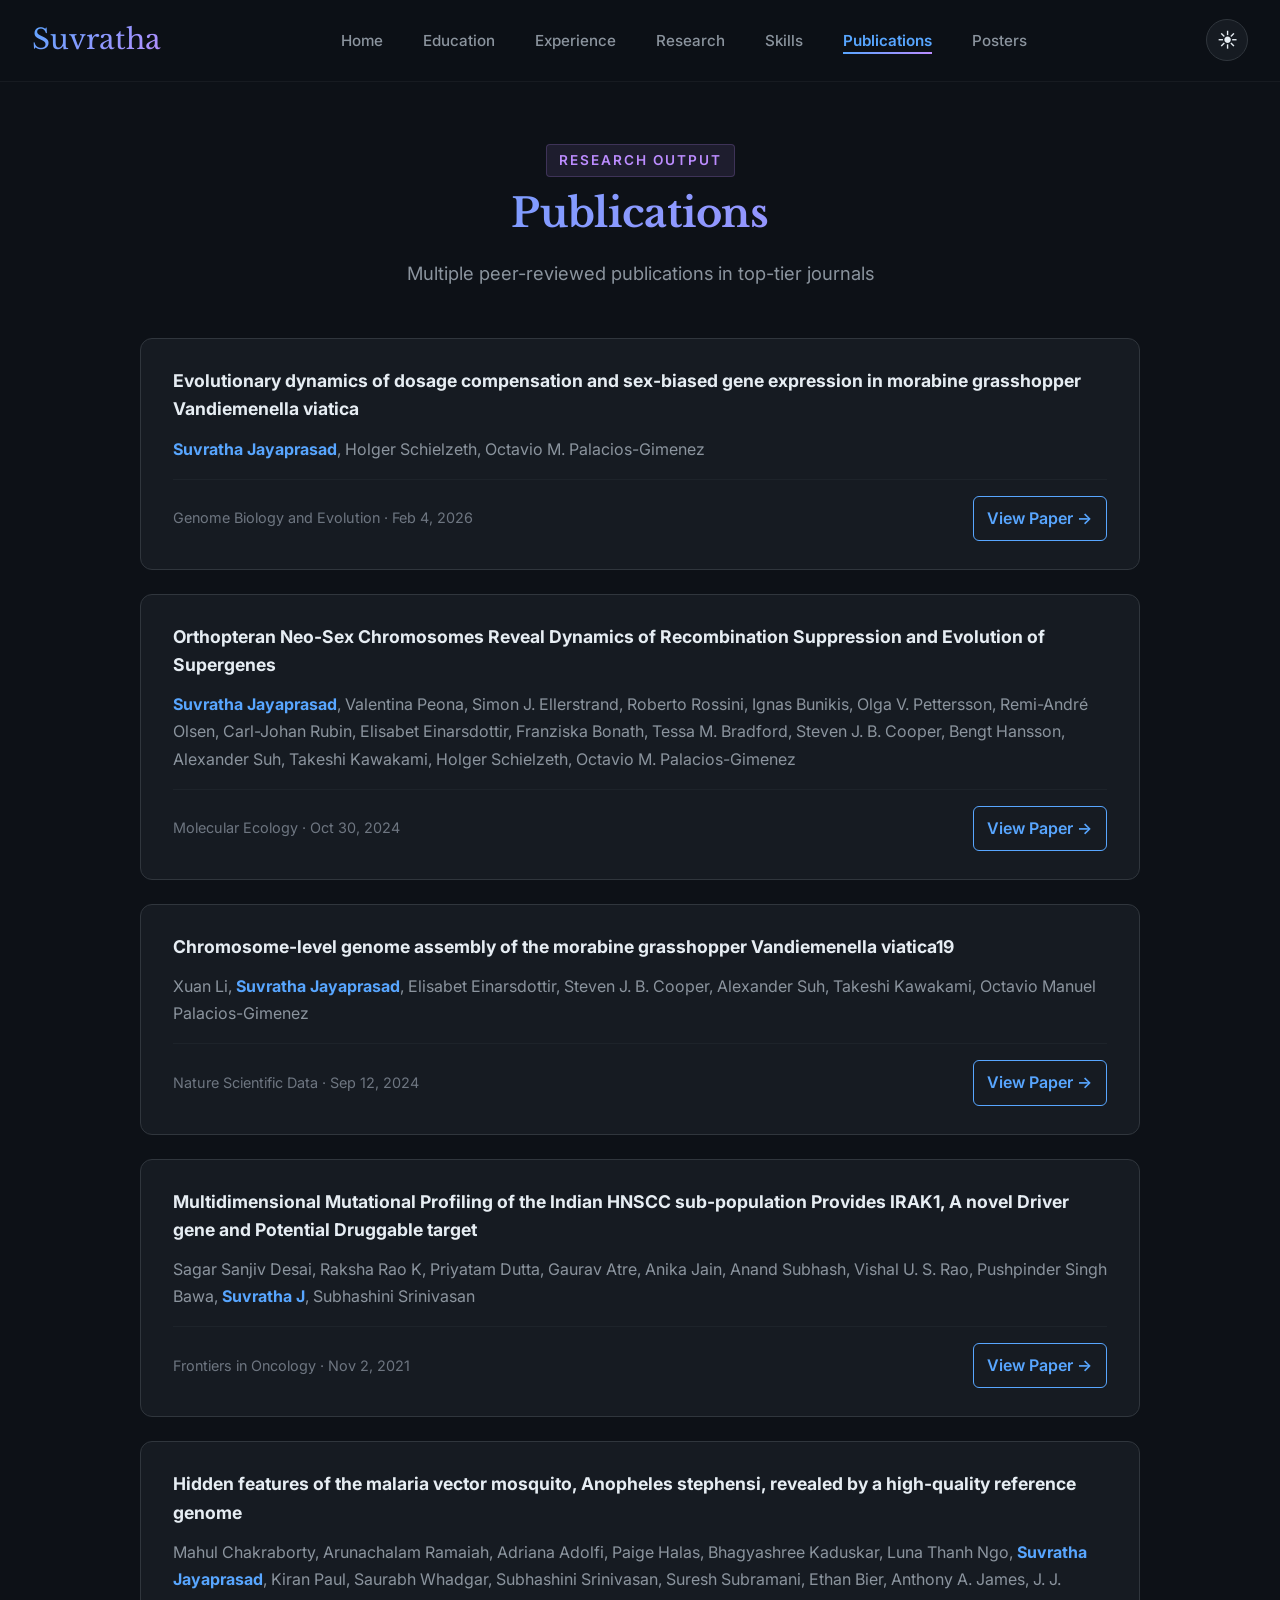
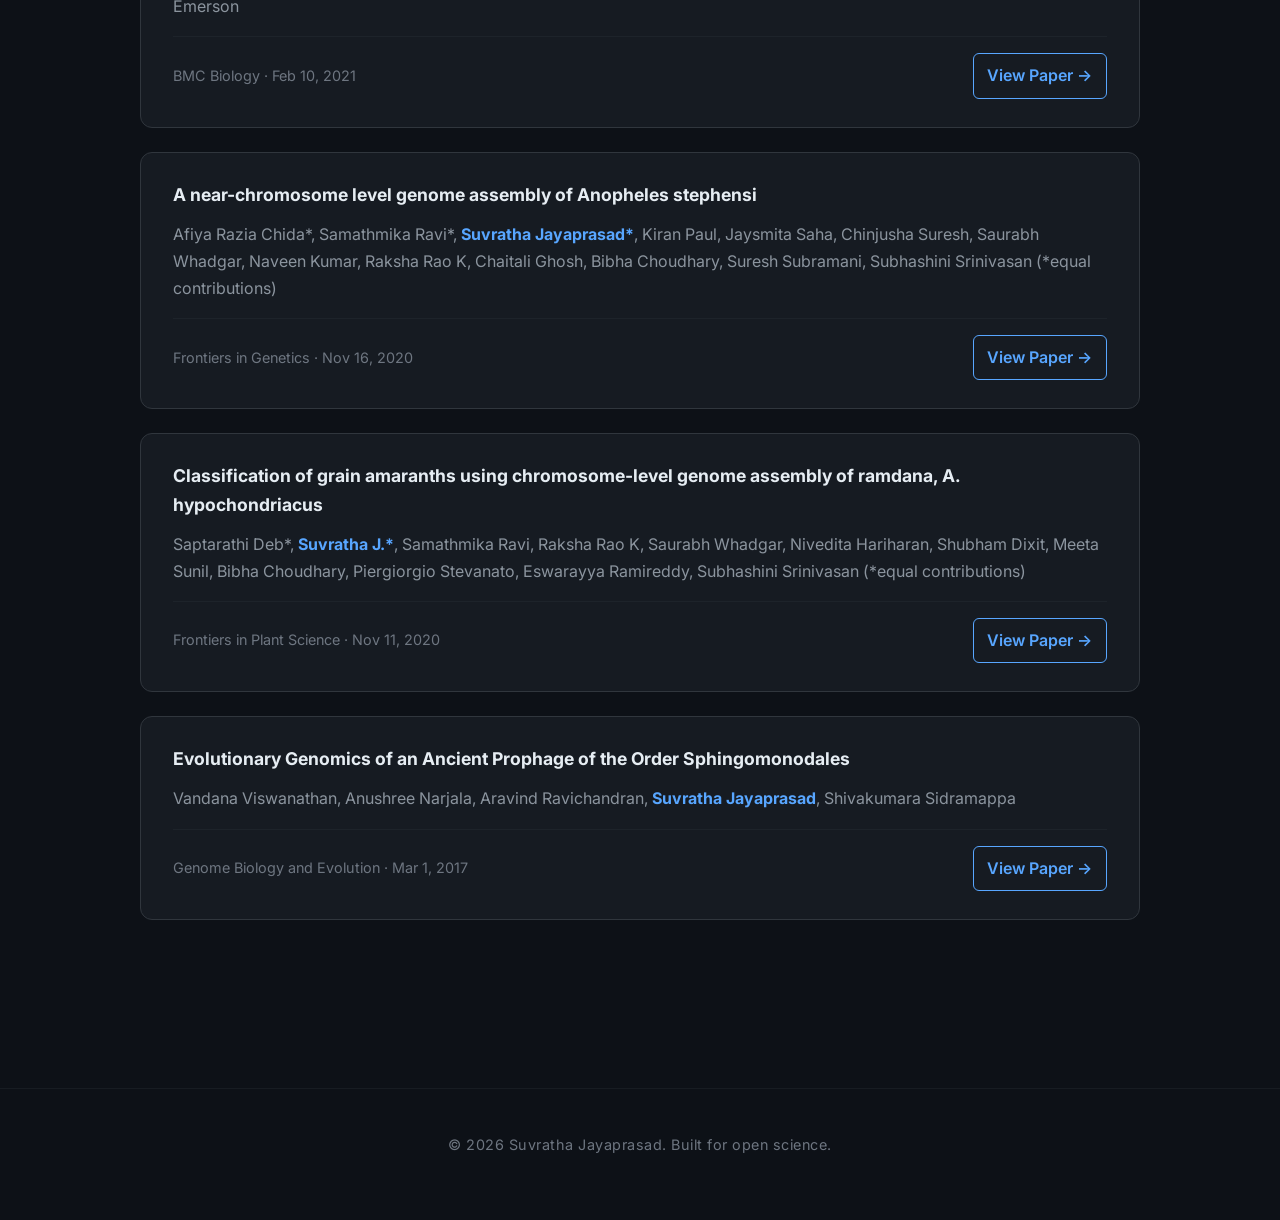
<file: publications.html>
<!DOCTYPE html>
<html lang="en">
<head>
    <meta charset="UTF-8">
    <meta name="viewport" content="width=device-width, initial-scale=1.0">
    <title>Publications - Suvratha Jayaprasad</title>
    <link href="https://fonts.googleapis.com/css2?family=Inter:wght@300;400;600;700&family=Libre+Baskerville:wght@700&display=swap" rel="stylesheet">
    <link rel="stylesheet" href="styles.css">
    <link rel="stylesheet" href="theme.css">
</head>
<body>
    <nav class="navbar">
        <div class="nav-container">
            <a href="index.html" class="brand">Suvratha</a>
            <button class="menu-btn" onclick="toggleMenu()">☰</button>
            <ul class="nav-links" id="navMenu">
                <li><a href="index.html">Home</a></li>
                <li><a href="education.html">Education</a></li>
                <li><a href="experience.html">Experience</a></li>
                <li><a href="research.html">Research</a></li>
                <li><a href="skills.html">Skills</a></li>
                <li><a href="publications.html" class="active">Publications</a></li>
                <li><a href="posters.html">Posters</a></li>
            </ul>
            <button
                class="theme-toggle"
                id="themeToggle"
                type="button"
                aria-label="Switch to light mode"
                title="Switch to light mode"
            >
                <span id="themeIcon" aria-hidden="true">☀</span>
            </button>
        </div>
    </nav>

    <section class="page-content">
        <div class="section-header">
            <div class="section-label">RESEARCH OUTPUT</div>
            <h1 class="section-title">Publications</h1>
            <p class="section-desc">Multiple peer-reviewed publications in top-tier journals</p>
        </div>

        <div class="publications-list">
            <!-- Publication 1: Feb 4, 2026 - Newest -->
            <div class="pub-item">
                <div class="pub-title">Evolutionary dynamics of dosage compensation and sex-biased gene expression in morabine grasshopper Vandiemenella viatica</div>
                <div class="pub-authors"><strong>Suvratha Jayaprasad</strong>, Holger Schielzeth, Octavio M. Palacios-Gimenez</div>
                <div class="pub-footer">
                    <div class="pub-journal">Genome Biology and Evolution · Feb 4, 2026</div>
                    <a href="https://doi.org/10.1093/gbe/evag026" target="_blank" class="pub-link">View Paper →</a>
                </div>
            </div>

            <!-- Publication 2: Oct 30, 2024 -->
            <div class="pub-item">
                <div class="pub-title">Orthopteran Neo-Sex Chromosomes Reveal Dynamics of Recombination Suppression and Evolution of Supergenes</div>
                <div class="pub-authors"><strong>Suvratha Jayaprasad</strong>, Valentina Peona, Simon J. Ellerstrand, Roberto Rossini, Ignas Bunikis, Olga V. Pettersson, Remi-André Olsen, Carl-Johan Rubin, Elisabet Einarsdottir, Franziska Bonath, Tessa M. Bradford, Steven J. B. Cooper, Bengt Hansson, Alexander Suh, Takeshi Kawakami, Holger Schielzeth, Octavio M. Palacios-Gimenez</div>
                <div class="pub-footer">
                    <div class="pub-journal">Molecular Ecology · Oct 30, 2024</div>
                    <a href="https://doi.org/10.1111/mec.17567" target="_blank" class="pub-link">View Paper →</a>
                </div>
            </div>

            <!-- Publication 3: Sep 12, 2024 -->
            <div class="pub-item">
                <div class="pub-title">Chromosome-level genome assembly of the morabine grasshopper Vandiemenella viatica19</div>
                <div class="pub-authors">Xuan Li, <strong>Suvratha Jayaprasad</strong>, Elisabet Einarsdottir, Steven J. B. Cooper, Alexander Suh, Takeshi Kawakami, Octavio Manuel Palacios-Gimenez</div>
                <div class="pub-footer">
                    <div class="pub-journal">Nature Scientific Data · Sep 12, 2024</div>
                    <a href="https://doi.org/10.1038/s41597-024-03858-0" target="_blank" class="pub-link">View Paper →</a>
                </div>
            </div>

            <!-- Publication 4: Nov 2, 2021 -->
            <div class="pub-item">
                <div class="pub-title">Multidimensional Mutational Profiling of the Indian HNSCC sub-population Provides IRAK1, A novel Driver gene and Potential Druggable target</div>
                <div class="pub-authors">Sagar Sanjiv Desai, Raksha Rao K, Priyatam Dutta, Gaurav Atre, Anika Jain, Anand Subhash, Vishal U. S. Rao, Pushpinder Singh Bawa, <strong>Suvratha J</strong>, Subhashini Srinivasan</div>
                <div class="pub-footer">
                    <div class="pub-journal">Frontiers in Oncology · Nov 2, 2021</div>
                    <a href="https://doi.org/10.3389/fonc.2021.723162" target="_blank" class="pub-link">View Paper →</a>
                </div>
            </div>

            <!-- Publication 5: Feb 10, 2021 -->
            <div class="pub-item">
                <div class="pub-title">Hidden features of the malaria vector mosquito, Anopheles stephensi, revealed by a high-quality reference genome</div>
                <div class="pub-authors">Mahul Chakraborty, Arunachalam Ramaiah, Adriana Adolfi, Paige Halas, Bhagyashree Kaduskar, Luna Thanh Ngo, <strong>Suvratha Jayaprasad</strong>, Kiran Paul, Saurabh Whadgar, Subhashini Srinivasan, Suresh Subramani, Ethan Bier, Anthony A. James, J. J. Emerson</div>
                <div class="pub-footer">
                    <div class="pub-journal">BMC Biology · Feb 10, 2021</div>
                    <a href="https://doi.org/10.1186/s12915-021-00963-z" target="_blank" class="pub-link">View Paper →</a>
                </div>
            </div>

            <!-- Publication 6: Nov 16, 2020 -->
            <div class="pub-item">
                <div class="pub-title">A near-chromosome level genome assembly of Anopheles stephensi</div>
                <div class="pub-authors">Afiya Razia Chida*, Samathmika Ravi*, <strong>Suvratha Jayaprasad*</strong>, Kiran Paul, Jaysmita Saha, Chinjusha Suresh, Saurabh Whadgar, Naveen Kumar, Raksha Rao K, Chaitali Ghosh, Bibha Choudhary, Suresh Subramani, Subhashini Srinivasan (*equal contributions)</div>
                <div class="pub-footer">
                    <div class="pub-journal">Frontiers in Genetics · Nov 16, 2020</div>
                    <a href="https://doi.org/10.3389/fgene.2020.565626" target="_blank" class="pub-link">View Paper →</a>
                </div>
            </div>

            <!-- Publication 7: Nov 11, 2020 -->
            <div class="pub-item">
                <div class="pub-title">Classification of grain amaranths using chromosome-level genome assembly of ramdana, A. hypochondriacus</div>
                <div class="pub-authors">Saptarathi Deb*, <strong>Suvratha J.*</strong>, Samathmika Ravi, Raksha Rao K, Saurabh Whadgar, Nivedita Hariharan, Shubham Dixit, Meeta Sunil, Bibha Choudhary, Piergiorgio Stevanato, Eswarayya Ramireddy, Subhashini Srinivasan (*equal contributions)</div>
                <div class="pub-footer">
                    <div class="pub-journal">Frontiers in Plant Science · Nov 11, 2020</div>
                    <a href="https://doi.org/10.3389/fpls.2020.579529" target="_blank" class="pub-link">View Paper →</a>
                </div>
            </div>

            <!-- Publication 8: Mar 1, 2017 - Oldest -->
            <div class="pub-item">
                <div class="pub-title">Evolutionary Genomics of an Ancient Prophage of the Order Sphingomonodales</div>
                <div class="pub-authors">Vandana Viswanathan, Anushree Narjala, Aravind Ravichandran, <strong>Suvratha Jayaprasad</strong>, Shivakumara Sidramappa</div>
                <div class="pub-footer">
                    <div class="pub-journal">Genome Biology and Evolution · Mar 1, 2017</div>
                    <a href="https://doi.org/10.1093/gbe/evx113" target="_blank" class="pub-link">View Paper →</a>
                </div>
            </div>
        </div>
    </section>

    <footer>
        <p>&copy; 2026 Suvratha Jayaprasad. Built for open science.</p>
    </footer>

    <script src="script.js"></script>
</body>
</html>
</file>
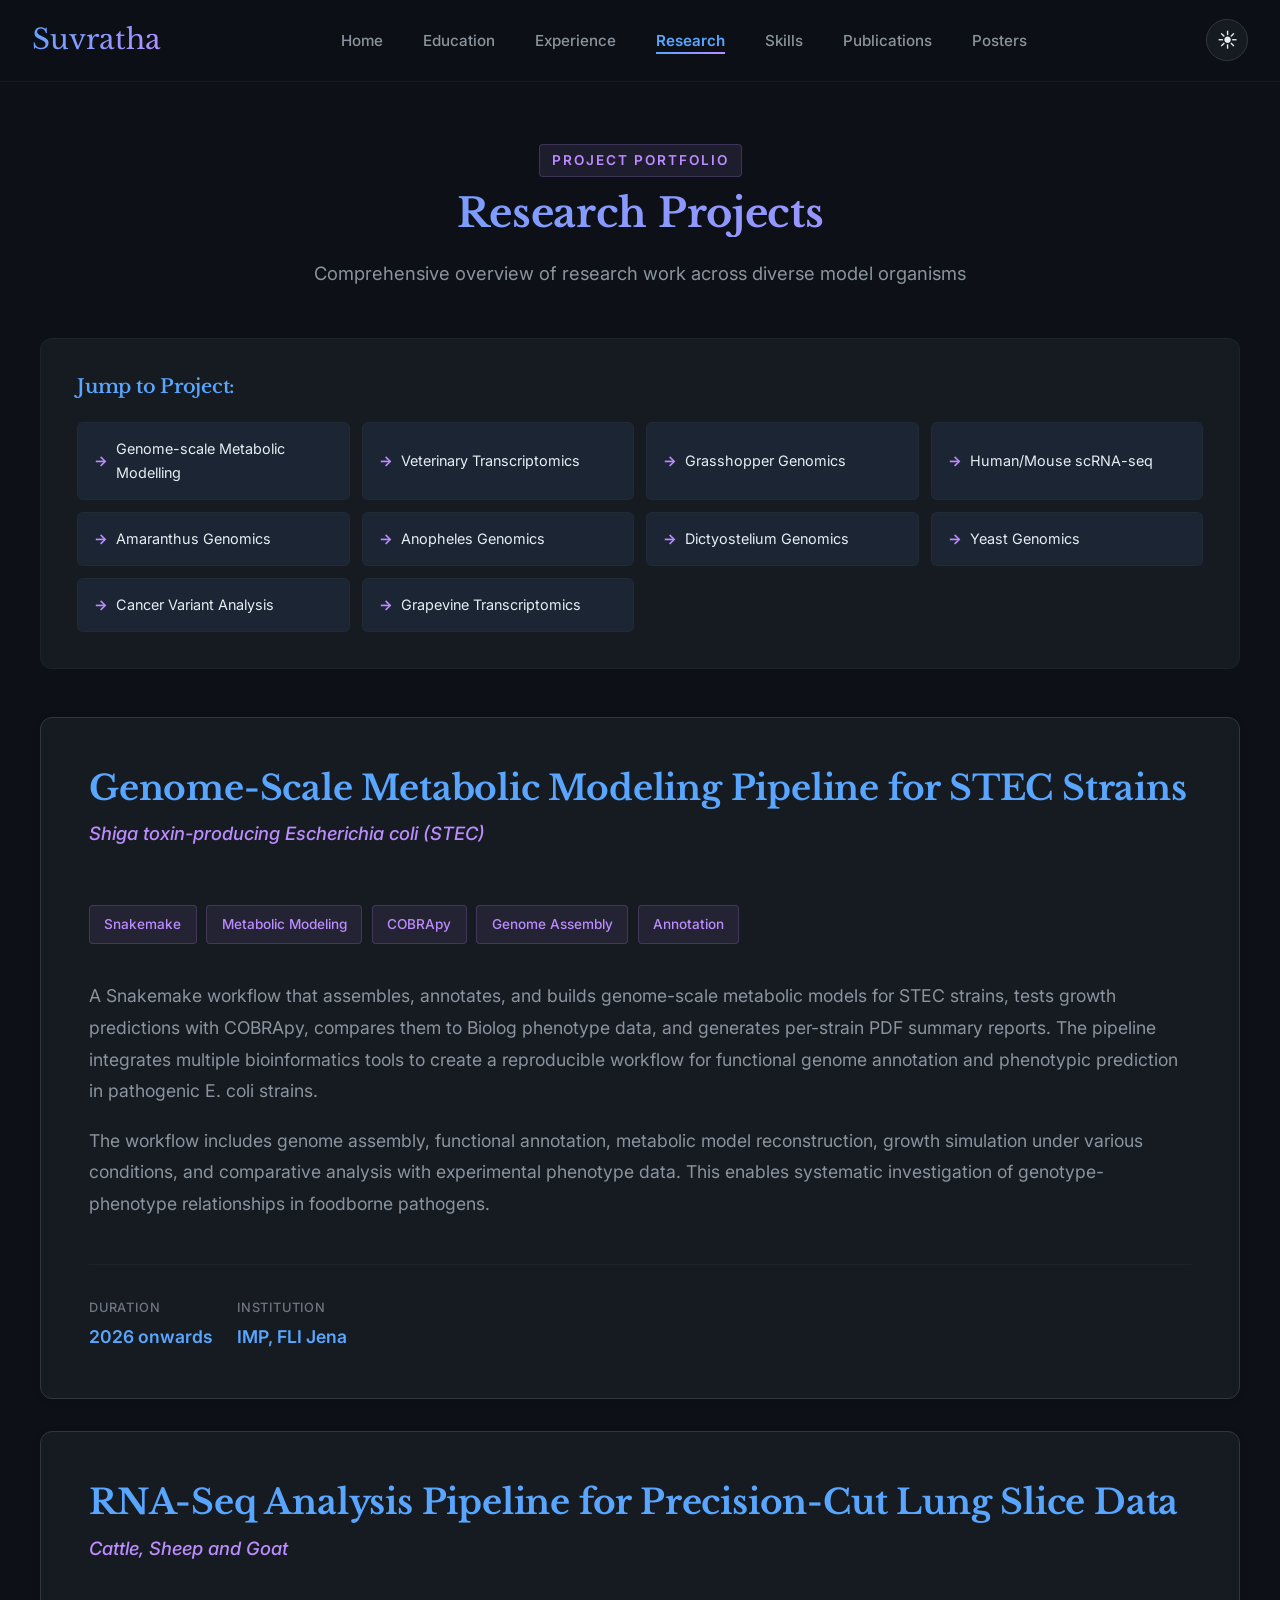
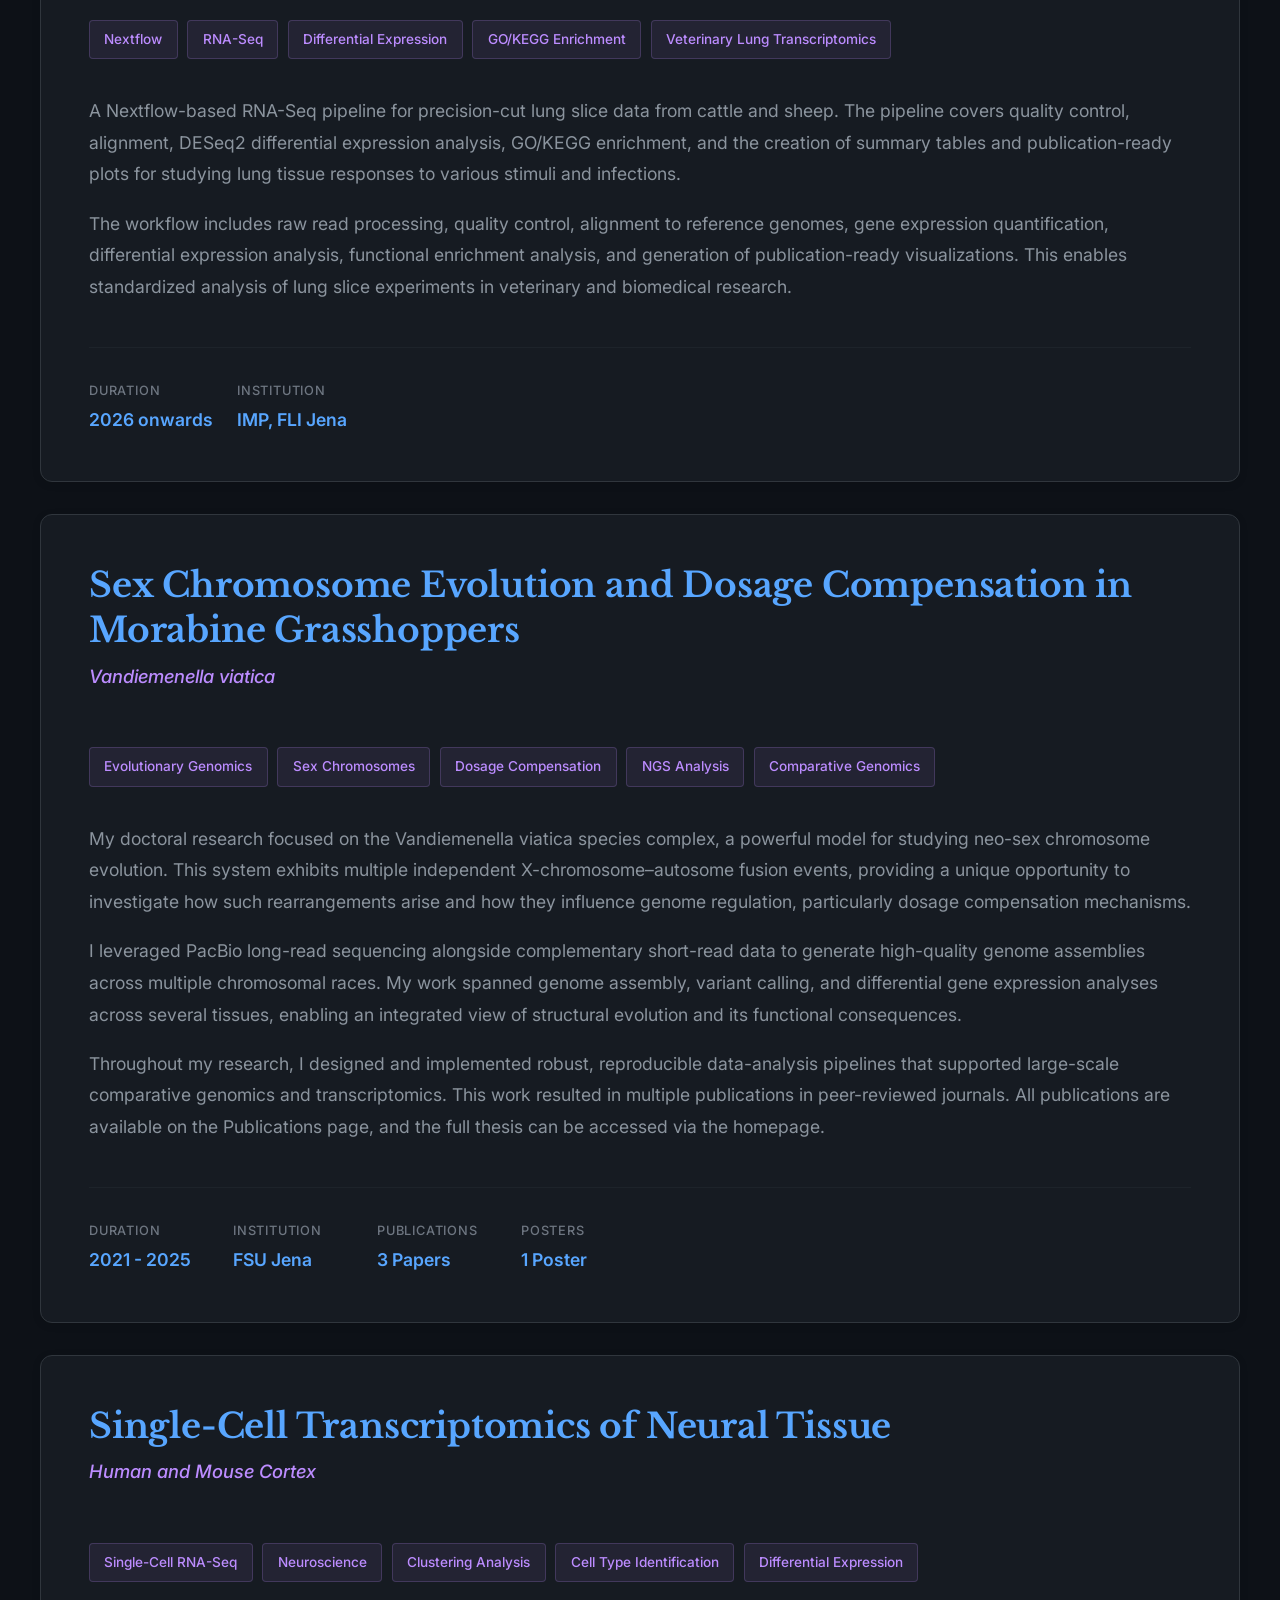
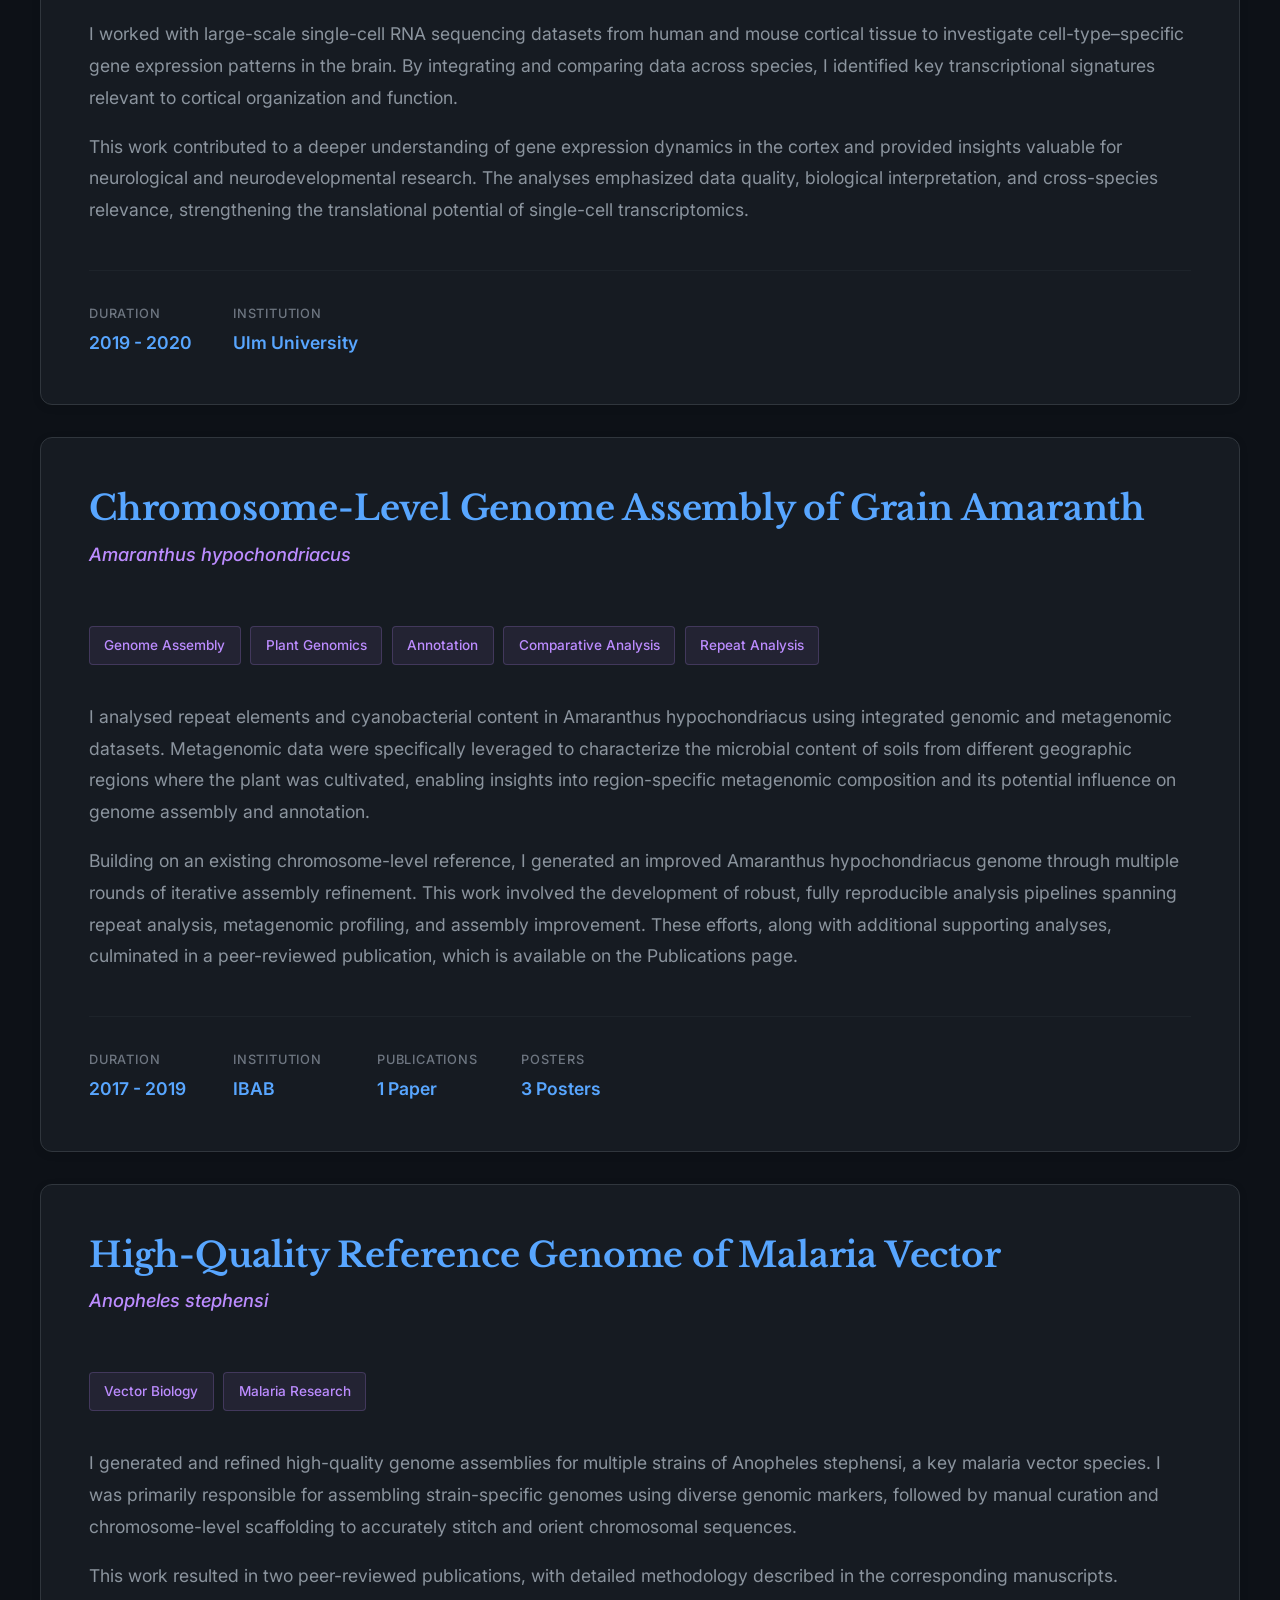
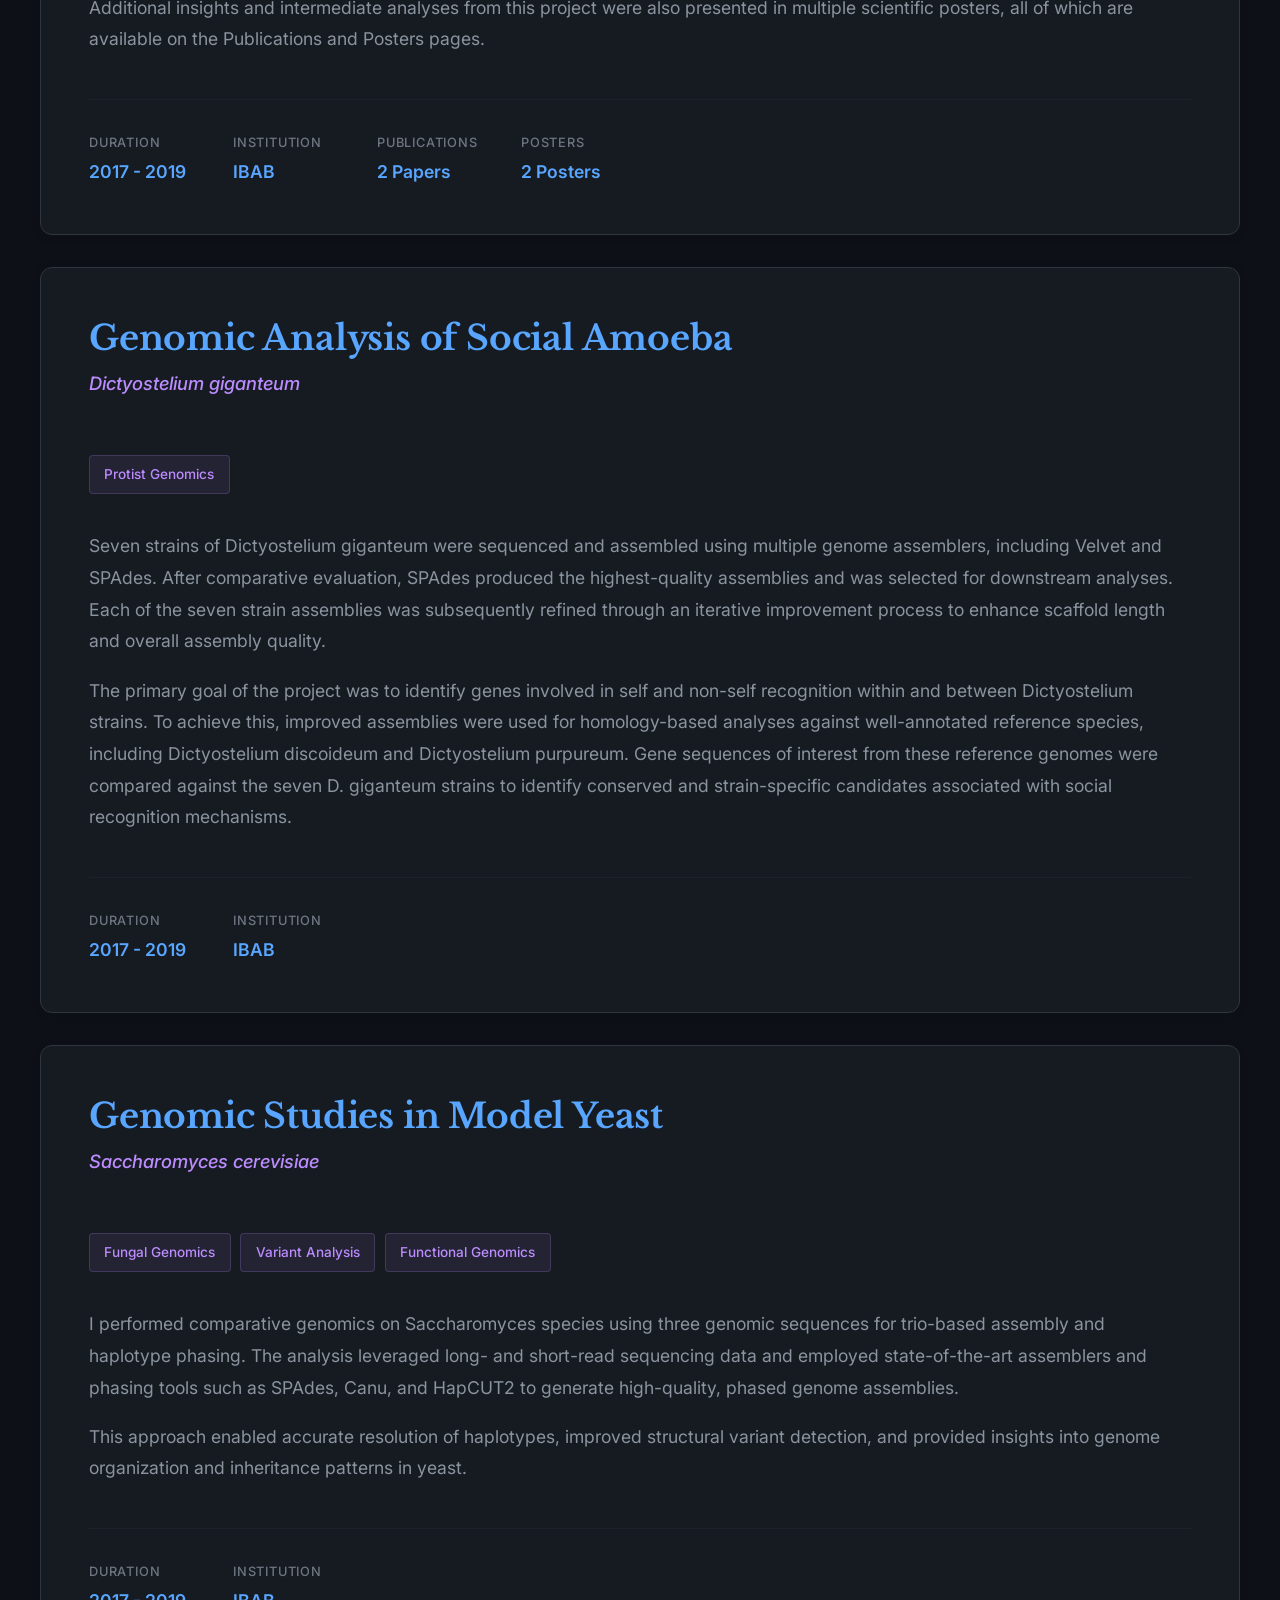
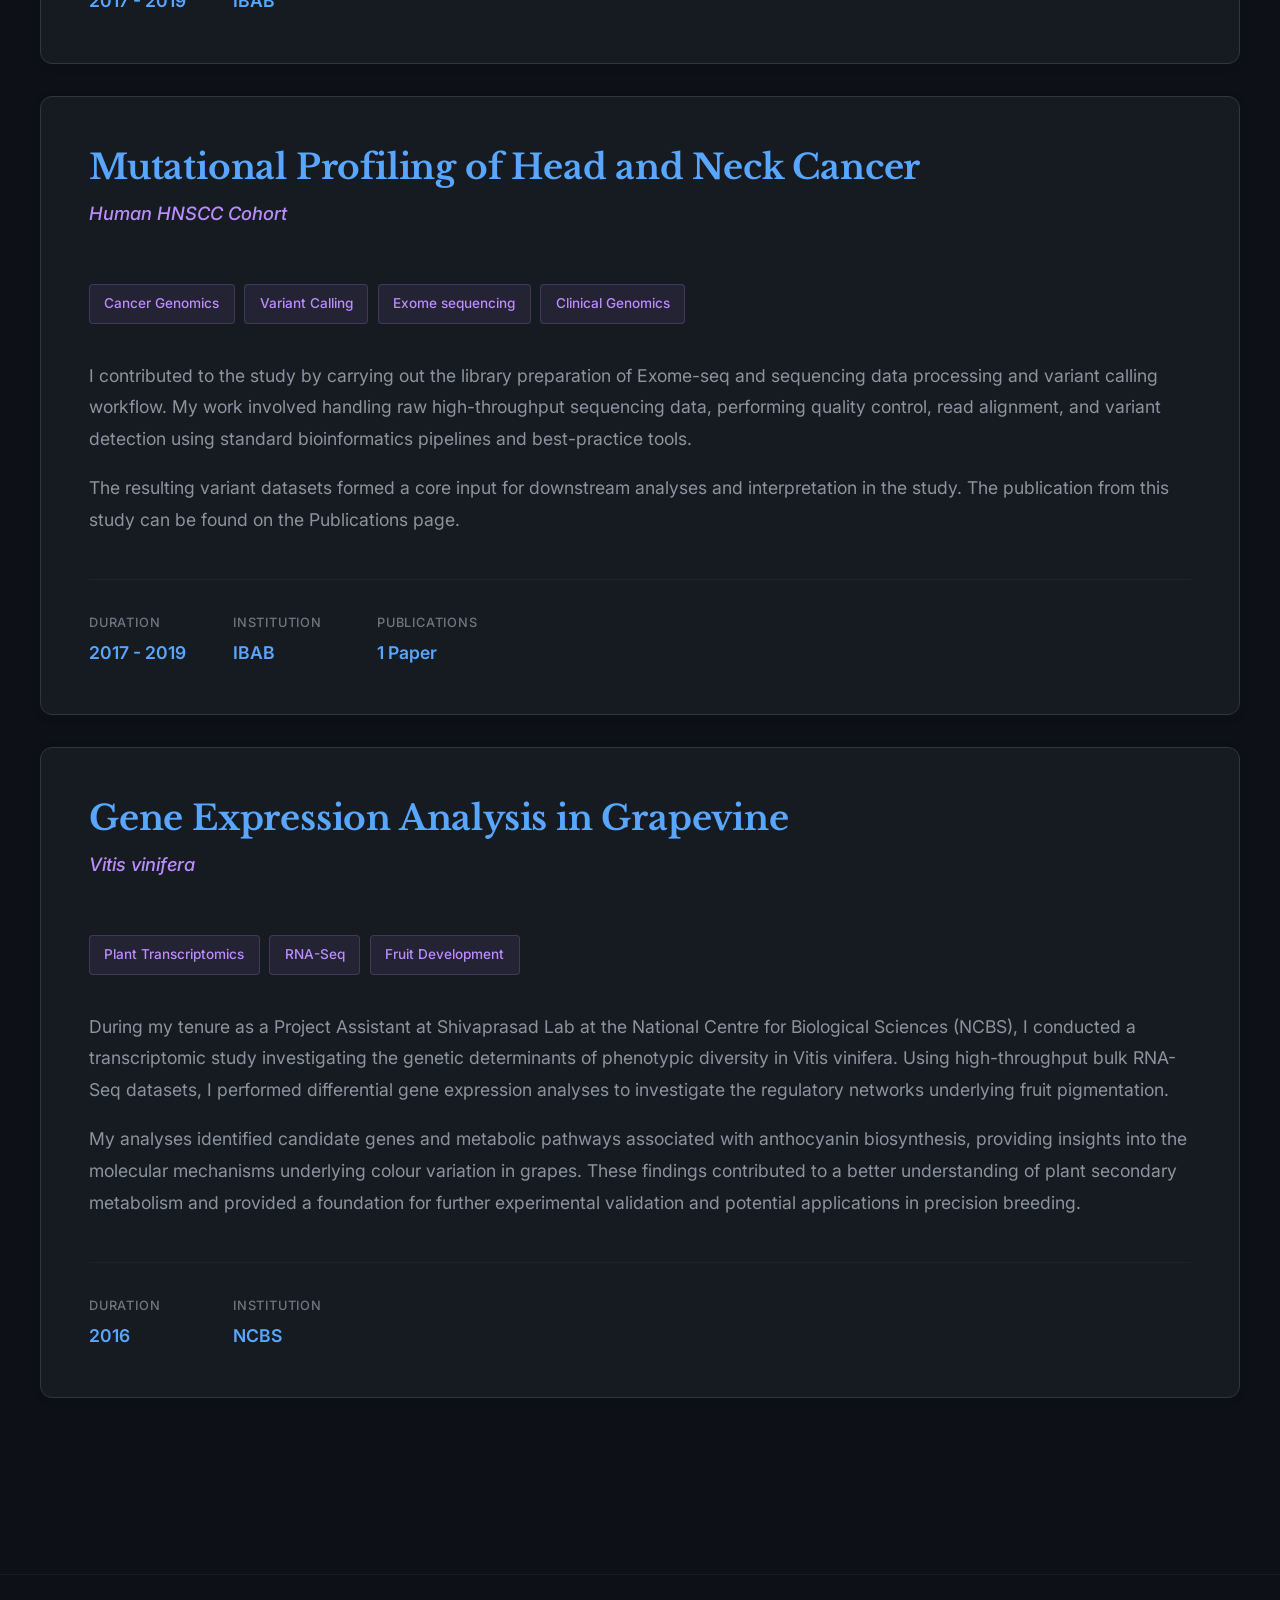
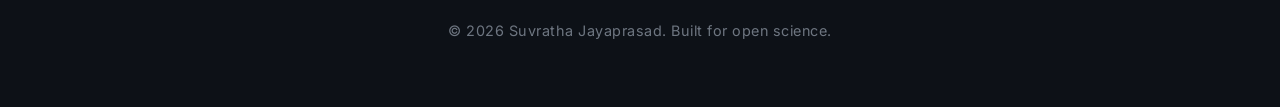
<file: research.html>
<!DOCTYPE html>
<html lang="en">
<head>
    <meta charset="UTF-8">
    <meta name="viewport" content="width=device-width, initial-scale=1.0">
    <title>Research - Suvratha Jayaprasad</title>
    <link href="https://fonts.googleapis.com/css2?family=Inter:wght@300;400;600;700&family=Libre+Baskerville:wght@700&display=swap" rel="stylesheet">
    <link rel="stylesheet" href="styles.css">
    <link rel="stylesheet" href="theme.css">
</head>
<body>
    <nav class="navbar">
        <div class="nav-container">
            <a href="index.html" class="brand">Suvratha</a>
            <button class="menu-btn" onclick="toggleMenu()">☰</button>
            <ul class="nav-links" id="navMenu">
                <li><a href="index.html">Home</a></li>
                <li><a href="education.html">Education</a></li>
                <li><a href="experience.html">Experience</a></li>
                <li><a href="research.html" class="active">Research</a></li>
                <li><a href="skills.html">Skills</a></li>
                <li><a href="publications.html">Publications</a></li>
                <li><a href="posters.html">Posters</a></li>
            </ul>
            <button
                class="theme-toggle"
                id="themeToggle"
                type="button"
                aria-label="Switch to light mode"
                title="Switch to light mode"
            >
                <span id="themeIcon" aria-hidden="true">☀</span>
            </button>
        </div>
    </nav>

    <section class="page-content">
        <div class="section-header">
            <div class="section-label">PROJECT PORTFOLIO</div>
            <h1 class="section-title">Research Projects</h1>
            <p class="section-desc">Comprehensive overview of research work across diverse model organisms</p>
            </div>
        <!-- Quick Navigation -->
        <div class="research-nav">
            <h3>Jump to Project:</h3>
            <div class="research-nav-grid">
                <a href="#project-gem" class="research-nav-btn">Genome-scale Metabolic Modelling</a>
                <a href="#project-myclopcls" class="research-nav-btn">Veterinary Transcriptomics</a>
                <a href="#project-grasshopper" class="research-nav-btn">Grasshopper Genomics</a>
                <a href="#project-scrna" class="research-nav-btn">Human/Mouse scRNA-seq</a>
                <a href="#project-amaranthus" class="research-nav-btn">Amaranthus Genomics</a>
                <a href="#project-mosquito" class="research-nav-btn">Anopheles Genomics</a>
                <a href="#project-dictyostelium" class="research-nav-btn">Dictyostelium Genomics</a>
                <a href="#project-yeast" class="research-nav-btn">Yeast Genomics</a>
                <a href="#project-cancer" class="research-nav-btn">Cancer Variant Analysis</a>
                <a href="#project-grapevine" class="research-nav-btn">Grapevine Transcriptomics</a>
            </div>
        </div>
         <!-- Project 9: GEM-SnakeMake -->
        <div id="project-gem" class="project-card">
            <div class="project-header">
                <div class="project-title">
                    <h2>Genome-Scale Metabolic Modeling Pipeline for STEC Strains</h2>
                    <p class="project-organism">Shiga toxin-producing Escherichia coli (STEC)</p>
                </div>
            </div>

            <div class="project-tags">
                <span class="project-tag">Snakemake</span>
                <span class="project-tag">Metabolic Modeling</span>
                <span class="project-tag">COBRApy</span>
                <span class="project-tag">Genome Assembly</span>
                <span class="project-tag">Annotation</span>
            </div>

            <div class="project-content">
                <div class="project-paragraph">
                    A Snakemake workflow that assembles, annotates, and builds genome-scale metabolic models for STEC strains, tests growth predictions with COBRApy, compares them to Biolog phenotype data, and generates per-strain PDF summary reports. The pipeline integrates multiple bioinformatics tools to create a reproducible workflow for functional genome annotation and phenotypic prediction in pathogenic E. coli strains.
                </div>
                <div class="project-paragraph">
                    The workflow includes genome assembly, functional annotation, metabolic model reconstruction, growth simulation under various conditions, and comparative analysis with experimental phenotype data. This enables systematic investigation of genotype-phenotype relationships in foodborne pathogens.
                </div>
            </div>
            <div class="project-meta">
                <div class="meta-item">
                    <span class="meta-label">Duration</span>
                    <span class="meta-value">2026 onwards</span>
                </div>
                <div class="meta-item">
                    <span class="meta-label">Institution</span>
                    <span class="meta-value">IMP, FLI Jena</span>
                </div>
            </div>
        </div>

        <!-- Project 10: mycoPCLS-analysis -->
        <div id="project-myclopcls" class="project-card">
            <div class="project-header">
                <div class="project-title">
                    <h2>RNA-Seq Analysis Pipeline for Precision-Cut Lung Slice Data</h2>
                    <p class="project-organism">Cattle, Sheep and Goat</p>
                </div>
            </div>

            <div class="project-tags">
                <span class="project-tag">Nextflow</span>
                <span class="project-tag">RNA-Seq</span>
                <span class="project-tag">Differential Expression</span>
                <span class="project-tag">GO/KEGG Enrichment</span>
                <span class="project-tag">Veterinary Lung Transcriptomics</span>
            </div>

            <div class="project-content">
                 <div class="project-paragraph">
                    A Nextflow-based RNA-Seq pipeline for precision-cut lung slice data from cattle and sheep. The pipeline covers quality control, alignment, DESeq2 differential expression analysis, GO/KEGG enrichment, and the creation of summary tables and publication-ready plots for studying lung tissue responses to various stimuli and infections.
                </div>
                <div class="project-paragraph">
                    The workflow includes raw read processing, quality control, alignment to reference genomes, gene expression quantification, differential expression analysis, functional enrichment analysis, and generation of publication-ready visualizations. This enables standardized analysis of lung slice experiments in veterinary and biomedical research.
                </div>
            </div>
            <div class="project-meta">
                <div class="meta-item">
                    <span class="meta-label">Duration</span>
                    <span class="meta-value">2026 onwards</span>
                </div>
                <div class="meta-item">
                    <span class="meta-label">Institution</span>
                    <span class="meta-value">IMP, FLI Jena</span>
                </div>
            </div>
        </div>
        <!-- Project 1: Grasshopper -->
        <div id="project-grasshopper" class="project-card">
            <div class="project-header">
                <div class="project-title">
                    <h2>Sex Chromosome Evolution and Dosage Compensation in Morabine Grasshoppers</h2>
                    <p class="project-organism">Vandiemenella viatica</p>
                </div>
            </div>
            <div class="project-tags">
                <span class="project-tag">Evolutionary Genomics</span>
                <span class="project-tag">Sex Chromosomes</span>
                <span class="project-tag">Dosage Compensation</span>
                <span class="project-tag">NGS Analysis</span>
                <span class="project-tag">Comparative Genomics</span>
            </div>
            <div class="project-content">
                <div class="project-paragraph">
                    My doctoral research focused on the Vandiemenella viatica species complex, a powerful model for studying neo-sex chromosome evolution. This system exhibits multiple independent X-chromosome–autosome fusion events, providing a unique opportunity to investigate how such rearrangements arise and how they influence genome regulation, particularly dosage compensation mechanisms.
                </div>
                <div class="project-paragraph">
                    I leveraged PacBio long-read sequencing alongside complementary short-read data to generate high-quality genome assemblies across multiple chromosomal races. My work spanned genome assembly, variant calling, and differential gene expression analyses across several tissues, enabling an integrated view of structural evolution and its functional consequences.
                </div>
                <div class="project-paragraph">
                    Throughout my research, I designed and implemented robust, reproducible data-analysis pipelines that supported large-scale comparative genomics and transcriptomics. This work resulted in multiple publications in peer-reviewed journals. All publications are available on the Publications page, and the full thesis can be accessed via the homepage.
                </div>
            </div>
            <div class="project-meta">
                <div class="meta-item">
                    <span class="meta-label">Duration</span>
                    <span class="meta-value">2021 - 2025</span>
                </div>  
                <div class="meta-item">
                    <span class="meta-label">Institution</span>
                    <span class="meta-value">FSU Jena</span>
                </div>
                <div class="meta-item">
                    <span class="meta-label">Publications</span>
                    <span class="meta-value">3 Papers</span>
                </div>
                <div class="meta-item">
                    <span class="meta-label">Posters</span>
                    <span class="meta-value">1 Poster</span>
                </div>
            </div>
        </div>    
        <!-- Project 2: scRNA-seq -->
        <div id="project-scrna" class="project-card">
            <div class="project-header">
                <div class="project-title">
                    <h2>Single-Cell Transcriptomics of Neural Tissue</h2>
                    <p class="project-organism">Human and Mouse Cortex</p>
                </div>
            </div>
            <div class="project-tags">
                <span class="project-tag">Single-Cell RNA-Seq</span>
                <span class="project-tag">Neuroscience</span>
                <span class="project-tag">Clustering Analysis</span>
                <span class="project-tag">Cell Type Identification</span>
                <span class="project-tag">Differential Expression</span>
            </div>
            <div class="project-content">
                <div class="project-paragraph">
                    I worked with large-scale single-cell RNA sequencing datasets from human and mouse cortical tissue to investigate cell-type–specific gene expression patterns in the brain. By integrating and comparing data across species, I identified key transcriptional signatures relevant to cortical organization and function.
                </div>
                <div class="project-paragraph">
                    This work contributed to a deeper understanding of gene expression dynamics in the cortex and provided insights valuable for neurological and neurodevelopmental research. The analyses emphasized data quality, biological interpretation, and cross-species relevance, strengthening the translational potential of single-cell transcriptomics.
                </div>
            </div>
            <div class="project-meta">
                <div class="meta-item">
                    <span class="meta-label">Duration</span>
                    <span class="meta-value">2019 - 2020</span>
                </div>
                <div class="meta-item">
                    <span class="meta-label">Institution</span>
                    <span class="meta-value">Ulm University</span>
                </div>
            </div>
        </div>
        <!-- Project 3: Amaranthus -->
        <div id="project-amaranthus" class="project-card">
            <div class="project-header">
                <div class="project-title">
                    <h2>Chromosome-Level Genome Assembly of Grain Amaranth</h2>
                    <p class="project-organism">Amaranthus hypochondriacus</p>
                </div>
            </div>
            <div class="project-tags">
                <span class="project-tag">Genome Assembly</span>
                <span class="project-tag">Plant Genomics</span>
                <span class="project-tag">Annotation</span>
                <span class="project-tag">Comparative Analysis</span>
                <span class="project-tag">Repeat Analysis</span>
            </div>
            <div class="project-content">
                <div class="project-paragraph">
                I analysed repeat elements and cyanobacterial content in Amaranthus hypochondriacus using integrated genomic and metagenomic datasets. Metagenomic data were specifically leveraged to characterize the microbial content of soils from different geographic regions where the plant was cultivated, enabling insights into region-specific metagenomic composition and its potential influence on genome assembly and annotation.                    </div>
                <div class="project-paragraph">
                    Building on an existing chromosome-level reference, I generated an improved Amaranthus hypochondriacus genome through multiple rounds of iterative assembly refinement. This work involved the development of robust, fully reproducible analysis pipelines spanning repeat analysis, metagenomic profiling, and assembly improvement. These efforts, along with additional supporting analyses, culminated in a peer-reviewed publication, which is available on the Publications page.
                </div>
            </div>
            <div class="project-meta">
                <div class="meta-item">
                    <span class="meta-label">Duration</span>
                    <span class="meta-value">2017 - 2019</span>
                </div>
                <div class="meta-item">
                    <span class="meta-label">Institution</span>
                    <span class="meta-value">IBAB</span>
                </div>
                <div class="meta-item">
                    <span class="meta-label">Publications</span>
                    <span class="meta-value">1 Paper</span>
                </div>
                <div class="meta-item">
                    <span class="meta-label">Posters</span>
                    <span class="meta-value">3 Posters</span>
                </div>
            </div>
        </div>    
        <!-- Project 4: Anopheles -->
        <div id="project-mosquito" class="project-card">
            <div class="project-header">
                <div class="project-title">
                    <h2>High-Quality Reference Genome of Malaria Vector</h2>
                    <p class="project-organism">Anopheles stephensi</p>
                </div>
            </div>
            <div class="project-tags">
                <span class="project-tag">Vector Biology</span>
                <span class="project-tag">Malaria Research</span>
            </div>
            <div class="project-content">
                <div class="project-paragraph">
                    I generated and refined high-quality genome assemblies for multiple strains of Anopheles stephensi, a key malaria vector species. I was primarily responsible for assembling strain-specific genomes using diverse genomic markers, followed by manual curation and chromosome-level scaffolding to accurately stitch and orient chromosomal sequences.
                </div>
                <div class="project-paragraph">
                    This work resulted in two peer-reviewed publications, with detailed methodology described in the corresponding manuscripts. Additional insights and intermediate analyses from this project were also presented in multiple scientific posters, all of which are available on the Publications and Posters pages.
                </div>   
            </div>
            <div class="project-meta">
                <div class="meta-item">
                    <span class="meta-label">Duration</span>
                    <span class="meta-value">2017 - 2019</span>
                </div>
                <div class="meta-item">
                    <span class="meta-label">Institution</span>
                    <span class="meta-value">IBAB</span>
                </div>
                <div class="meta-item">
                     <span class="meta-label">Publications</span>
                    <span class="meta-value">2 Papers</span>
                </div>
                <div class="meta-item">
                    <span class="meta-label">Posters</span>
                    <span class="meta-value">2 Posters</span>
                </div>
            </div>
        </div>
        <!-- Project 5: Dictyostelium -->
        <div id="project-dictyostelium" class="project-card">
            <div class="project-header">
                <div class="project-title">
                    <h2>Genomic Analysis of Social Amoeba</h2>
                    <p class="project-organism">Dictyostelium giganteum</p>
                </div>
            </div>
            <div class="project-tags">
                <span class="project-tag">Protist Genomics</span>
            </div>
            <div class="project-content">
                <div class="project-paragraph">
                    Seven strains of Dictyostelium giganteum were sequenced and assembled using multiple genome assemblers, including Velvet and SPAdes. After comparative evaluation, SPAdes produced the highest-quality assemblies and was selected for downstream analyses. Each of the seven strain assemblies was subsequently refined through an iterative improvement process to enhance scaffold length and overall assembly quality.
                </div>
                <div class="project-paragraph">
                    The primary goal of the project was to identify genes involved in self and non-self recognition within and between Dictyostelium strains. To achieve this, improved assemblies were used for homology-based analyses against well-annotated reference species, including Dictyostelium discoideum and Dictyostelium purpureum. Gene sequences of interest from these reference genomes were compared against the seven D. giganteum strains to identify conserved and strain-specific candidates associated with social recognition mechanisms.
                </div>
            </div>
            <div class="project-meta">
                <div class="meta-item">
                    <span class="meta-label">Duration</span>
                    <span class="meta-value">2017 - 2019</span>
                </div>
                <div class="meta-item">
                    <span class="meta-label">Institution</span>
                    <span class="meta-value">IBAB</span>
                </div>
            </div>
        </div>
        <!-- Project 6: Yeast -->
        <div id="project-yeast" class="project-card">
            <div class="project-header">
                <div class="project-title">
                    <h2>Genomic Studies in Model Yeast</h2>
                    <p class="project-organism">Saccharomyces cerevisiae</p>
                </div>
            </div>
            <div class="project-tags">
                <span class="project-tag">Fungal Genomics</span>
                <span class="project-tag">Variant Analysis</span>
                <span class="project-tag">Functional Genomics</span>
            </div>
            <div class="project-content">
                <div class="project-paragraph">
                    I performed comparative genomics on Saccharomyces species using three genomic sequences for trio-based assembly and haplotype phasing. The analysis leveraged long- and short-read sequencing data and employed state-of-the-art assemblers and phasing tools such as SPAdes, Canu, and HapCUT2 to generate high-quality, phased genome assemblies.
                </div>
                <div class="project-paragraph">
                    This approach enabled accurate resolution of haplotypes, improved structural variant detection, and provided insights into genome organization and inheritance patterns in yeast.
                </div>
            </div>
            <div class="project-meta">
                <div class="meta-item">
                    <span class="meta-label">Duration</span>
                    <span class="meta-value">2017 - 2019</span>
                </div>
                <div class="meta-item">
                    <span class="meta-label">Institution</span>
                    <span class="meta-value">IBAB</span>
                </div>
            </div>
        </div>
        <!-- Project 7: Cancer -->
        <div id="project-cancer" class="project-card">
            <div class="project-header">
                <div class="project-title">
                    <h2>Mutational Profiling of Head and Neck Cancer</h2>
                    <p class="project-organism">Human HNSCC Cohort</p>
                </div>
            </div>
            <div class="project-tags">
                <span class="project-tag">Cancer Genomics</span>
                <span class="project-tag">Variant Calling</span>
                <span class="project-tag">Exome sequencing</span>
                <span class="project-tag">Clinical Genomics</span>
            </div>
            <div class="project-content">
                <div class="project-paragraph">
                    I contributed to the study by carrying out the library preparation of Exome-seq and sequencing data processing and variant calling workflow. My work involved handling raw high-throughput sequencing data, performing quality control, read alignment, and variant detection using standard bioinformatics pipelines and best-practice tools.
                </div>
                <div class="project-paragraph">
                    The resulting variant datasets formed a core input for downstream analyses and interpretation in the study. The publication from this study can be found on the Publications page.
                </div>
            </div>
            <div class="project-meta">
                <div class="meta-item">
                    <span class="meta-label">Duration</span>
                    <span class="meta-value">2017 - 2019</span>
                </div>
                <div class="meta-item">
                    <span class="meta-label">Institution</span>
                    <span class="meta-value">IBAB</span>
                </div>
                <div class="meta-item">
                     <span class="meta-label">Publications</span>
                    <span class="meta-value">1 Paper</span>
                </div>
            </div>
        </div>    
        <!-- Project 8: Grapevine -->
        <div id="project-grapevine" class="project-card">
            <div class="project-header">
                <div class="project-title">
                    <h2>Gene Expression Analysis in Grapevine</h2>
                    <p class="project-organism">Vitis vinifera</p>
                </div>
            </div>
            <div class="project-tags">
                <span class="project-tag">Plant Transcriptomics</span>
                <span class="project-tag">RNA-Seq</span>
                <span class="project-tag">Fruit Development</span>
            </div>
            <div class="project-content">
                <div class="project-paragraph">
                    During my tenure as a Project Assistant at Shivaprasad Lab at the National Centre for Biological Sciences (NCBS), I conducted a transcriptomic study investigating the genetic determinants of phenotypic diversity in Vitis vinifera. Using high-throughput bulk RNA-Seq datasets, I performed differential gene expression analyses to investigate the regulatory networks underlying fruit pigmentation.
                </div>
                <div class="project-paragraph">
                    My analyses identified candidate genes and metabolic pathways associated with anthocyanin biosynthesis, providing insights into the molecular mechanisms underlying colour variation in grapes. These findings contributed to a better understanding of plant secondary metabolism and provided a foundation for further experimental validation and potential applications in precision breeding.
                </div>
            </div>
            <div class="project-meta">
                <div class="meta-item">
                    <span class="meta-label">Duration</span>
                    <span class="meta-value">2016</span>
                </div>
                <div class="meta-item">
                     <span class="meta-label">Institution</span>
                    <span class="meta-value">NCBS</span>
                </div>
            </div>
        </div>
    </section>
        <!-- Back to Top Button -->
        <a href="#" class="back-to-top" id="backToTop">↑</a>
        <footer>
            <p>&copy; 2026 Suvratha Jayaprasad. Built for open science.</p>
        </footer>
        <script src="script.js"></script>
        <script>
            // Smooth scrolling for anchor links
            document.querySelectorAll('a[href^="#"]').forEach(anchor => {
                anchor.addEventListener('click', function (e) {
                    e.preventDefault();
                    const target = document.querySelector(this.getAttribute('href'));
                    if (target) {
                        target.scrollIntoView({
                            behavior: 'smooth',
                            block: 'start'
                        });
                    }
                });
            });
            // Back to top button visibility
            const backToTop = document.getElementById('backToTop');
            window.addEventListener('scroll', () => {
                if (window.pageYOffset > 300) {
                    backToTop.classList.add('visible');
                } else {
                    backToTop.classList.remove('visible');
                }
            });
            backToTop.addEventListener('click', (e) => {
                e.preventDefault();
                window.scrollTo({
                    top: 0,
                    behavior: 'smooth'
                });
            });
        </script>
    </body>
</html>
</file>
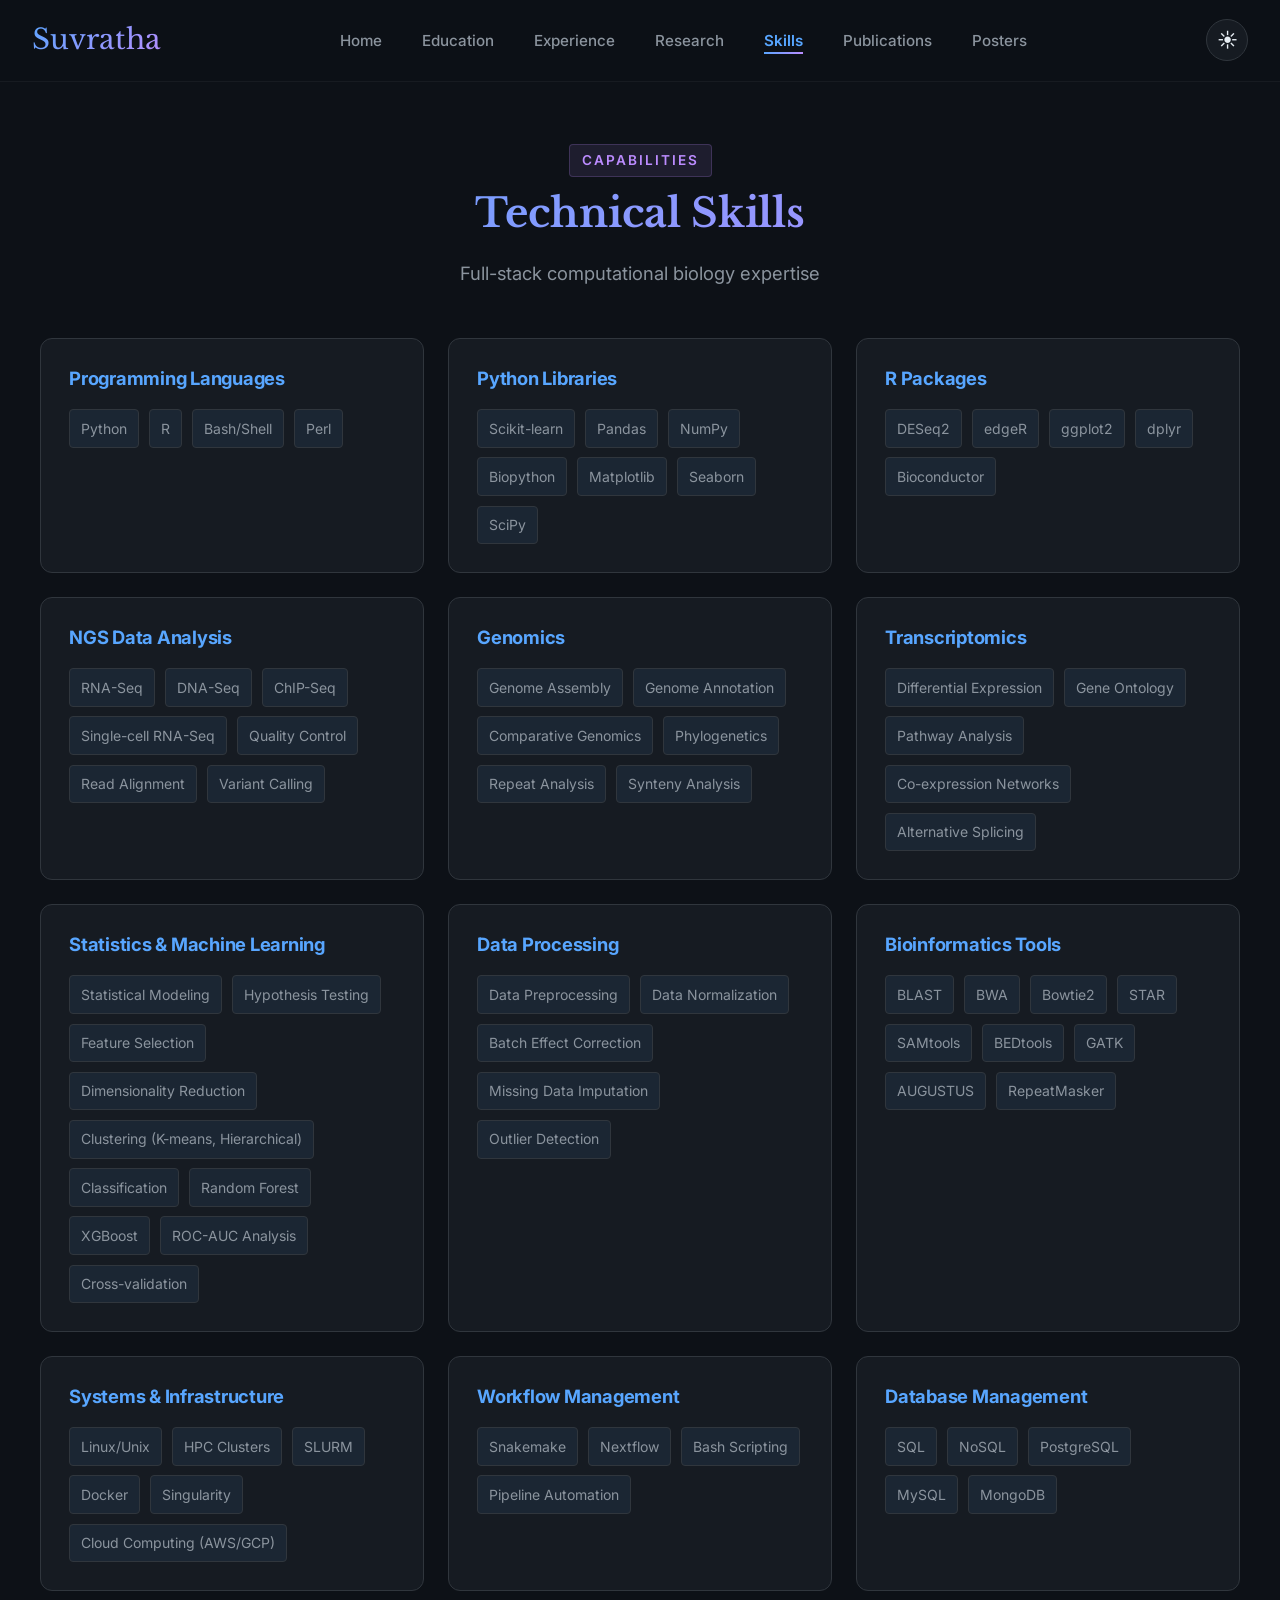
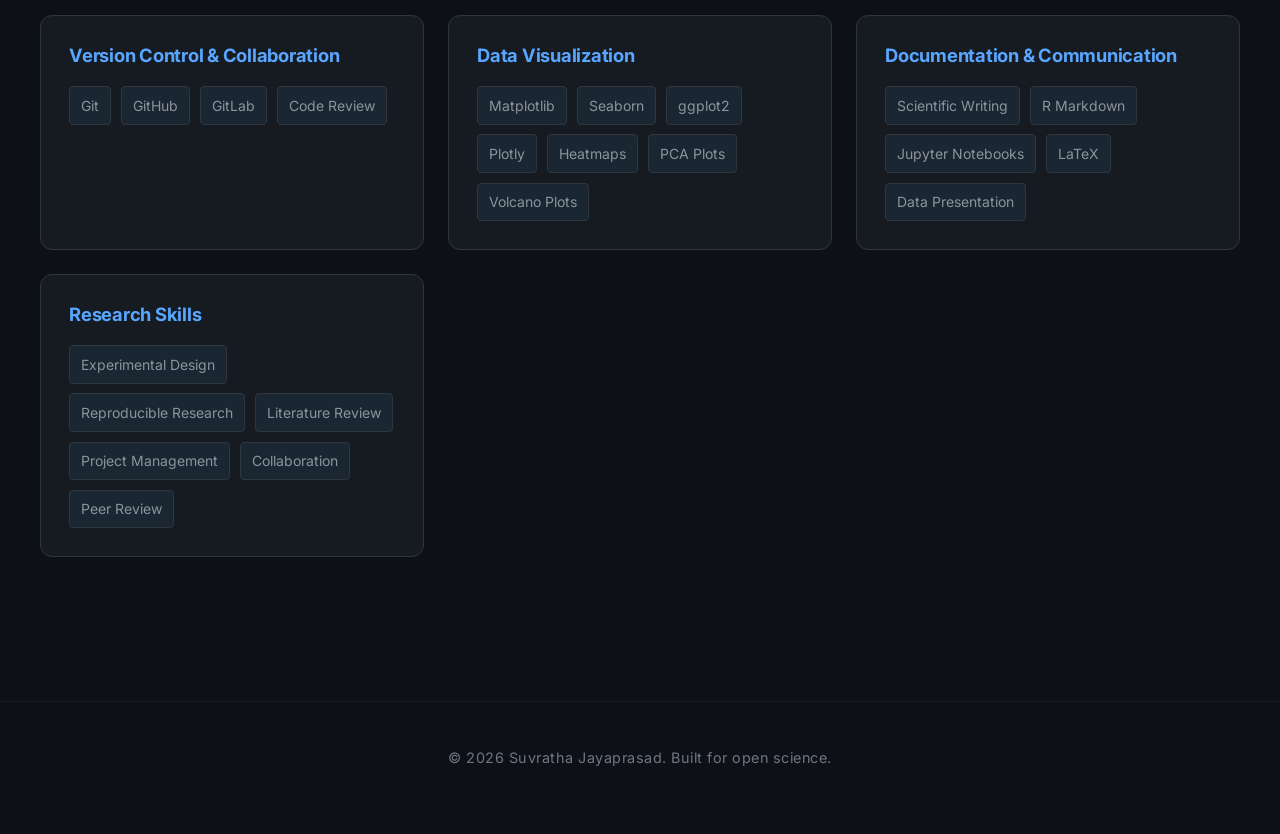
<file: skills.html>
<!DOCTYPE html>
<html lang="en">
<head>
    <meta charset="UTF-8">
    <meta name="viewport" content="width=device-width, initial-scale=1.0">
    <title>Skills - Suvratha Jayaprasad</title>
    <link href="https://fonts.googleapis.com/css2?family=Inter:wght@300;400;600;700&family=Libre+Baskerville:wght@700&display=swap" rel="stylesheet">
    <link rel="stylesheet" href="styles.css">
    <link rel="stylesheet" href="theme.css">
</head>
<body>
    <nav class="navbar">
        <div class="nav-container">
            <a href="index.html" class="brand">Suvratha</a>
            <button class="menu-btn" onclick="toggleMenu()">☰</button>
            <ul class="nav-links" id="navMenu">
                <li><a href="index.html">Home</a></li>
                <li><a href="education.html">Education</a></li>
                <li><a href="experience.html">Experience</a></li>
                <li><a href="research.html">Research</a></li>
                <li><a href="skills.html" class="active">Skills</a></li>
                <li><a href="publications.html">Publications</a></li>
                <li><a href="posters.html">Posters</a></li>
            </ul>
            <button
                class="theme-toggle"
                id="themeToggle"
                type="button"
                aria-label="Switch to light mode"
                title="Switch to light mode"
            >
                <span id="themeIcon" aria-hidden="true">☀</span>
            </button>
        </div>
    </nav>

    <section class="page-content">
        <div class="section-header">
            <div class="section-label">CAPABILITIES</div>
            <h1 class="section-title">Technical Skills</h1>
            <p class="section-desc">Full-stack computational biology expertise</p>
        </div>

        <div class="skills-grid">
            <div class="skill-card">
                <h3>Programming Languages</h3>
                <div class="skill-items">
                    <span class="skill-tag">Python</span>
                    <span class="skill-tag">R</span>
                    <span class="skill-tag">Bash/Shell</span>
                    <span class="skill-tag">Perl</span>
                </div>
            </div>

            <div class="skill-card">
                <h3>Python Libraries</h3>
                <div class="skill-items">
                    <span class="skill-tag">Scikit-learn</span>
                    <span class="skill-tag">Pandas</span>
                    <span class="skill-tag">NumPy</span>
                    <span class="skill-tag">Biopython</span>
                    <span class="skill-tag">Matplotlib</span>
                    <span class="skill-tag">Seaborn</span>
                    <span class="skill-tag">SciPy</span>
                </div>
            </div>

            <div class="skill-card">
                <h3>R Packages</h3>
                <div class="skill-items">
                    <span class="skill-tag">DESeq2</span>
                    <span class="skill-tag">edgeR</span>
                    <span class="skill-tag">ggplot2</span>
                    <span class="skill-tag">dplyr</span>
                    <span class="skill-tag">Bioconductor</span>
                </div>
            </div>

            <div class="skill-card">
                <h3>NGS Data Analysis</h3>
                <div class="skill-items">
                    <span class="skill-tag">RNA-Seq</span>
                    <span class="skill-tag">DNA-Seq</span>
                    <span class="skill-tag">ChIP-Seq</span>
                    <span class="skill-tag">Single-cell RNA-Seq</span>
                    <span class="skill-tag">Quality Control</span>
                    <span class="skill-tag">Read Alignment</span>
                    <span class="skill-tag">Variant Calling</span>
                </div>
            </div>

            <div class="skill-card">
                <h3>Genomics</h3>
                <div class="skill-items">
                    <span class="skill-tag">Genome Assembly</span>
                    <span class="skill-tag">Genome Annotation</span>
                    <span class="skill-tag">Comparative Genomics</span>
                    <span class="skill-tag">Phylogenetics</span>
                    <span class="skill-tag">Repeat Analysis</span>
                    <span class="skill-tag">Synteny Analysis</span>
                </div>
            </div>

            <div class="skill-card">
                <h3>Transcriptomics</h3>
                <div class="skill-items">
                    <span class="skill-tag">Differential Expression</span>
                    <span class="skill-tag">Gene Ontology</span>
                    <span class="skill-tag">Pathway Analysis</span>
                    <span class="skill-tag">Co-expression Networks</span>
                    <span class="skill-tag">Alternative Splicing</span>
                </div>
            </div>

            <div class="skill-card">
                <h3>Statistics & Machine Learning</h3>
                <div class="skill-items">
                    <span class="skill-tag">Statistical Modeling</span>
                    <span class="skill-tag">Hypothesis Testing</span>
                    <span class="skill-tag">Feature Selection</span>
                    <span class="skill-tag">Dimensionality Reduction</span>
                    <span class="skill-tag">Clustering (K-means, Hierarchical)</span>
                    <span class="skill-tag">Classification</span>
                    <span class="skill-tag">Random Forest</span>
                    <span class="skill-tag">XGBoost</span>
                    <span class="skill-tag">ROC-AUC Analysis</span>
                    <span class="skill-tag">Cross-validation</span>
                </div>
            </div>

            <div class="skill-card">
                <h3>Data Processing</h3>
                <div class="skill-items">
                    <span class="skill-tag">Data Preprocessing</span>
                    <span class="skill-tag">Data Normalization</span>
                    <span class="skill-tag">Batch Effect Correction</span>
                    <span class="skill-tag">Missing Data Imputation</span>
                    <span class="skill-tag">Outlier Detection</span>
                </div>
            </div>

            <div class="skill-card">
                <h3>Bioinformatics Tools</h3>
                <div class="skill-items">
                    <span class="skill-tag">BLAST</span>
                    <span class="skill-tag">BWA</span>
                    <span class="skill-tag">Bowtie2</span>
                    <span class="skill-tag">STAR</span>
                    <span class="skill-tag">SAMtools</span>
                    <span class="skill-tag">BEDtools</span>
                    <span class="skill-tag">GATK</span>
                    <span class="skill-tag">AUGUSTUS</span>
                    <span class="skill-tag">RepeatMasker</span>
                </div>
            </div>

            <div class="skill-card">
                <h3>Systems & Infrastructure</h3>
                <div class="skill-items">
                    <span class="skill-tag">Linux/Unix</span>
                    <span class="skill-tag">HPC Clusters</span>
                    <span class="skill-tag">SLURM</span>
                    <span class="skill-tag">Docker</span>
                    <span class="skill-tag">Singularity</span>
                    <span class="skill-tag">Cloud Computing (AWS/GCP)</span>
                </div>
            </div>

            <div class="skill-card">
                <h3>Workflow Management</h3>
                <div class="skill-items">
                    <span class="skill-tag">Snakemake</span>
                    <span class="skill-tag">Nextflow</span>
                    <span class="skill-tag">Bash Scripting</span>
                    <span class="skill-tag">Pipeline Automation</span>
                </div>
            </div>

            <div class="skill-card">
                <h3>Database Management</h3>
                <div class="skill-items">
                    <span class="skill-tag">SQL</span>
                    <span class="skill-tag">NoSQL</span>
                    <span class="skill-tag">PostgreSQL</span>
                    <span class="skill-tag">MySQL</span>
                    <span class="skill-tag">MongoDB</span>
                </div>
            </div>

            <div class="skill-card">
                <h3>Version Control & Collaboration</h3>
                <div class="skill-items">
                    <span class="skill-tag">Git</span>
                    <span class="skill-tag">GitHub</span>
                    <span class="skill-tag">GitLab</span>
                    <span class="skill-tag">Code Review</span>
                </div>
            </div>

            <div class="skill-card">
                <h3>Data Visualization</h3>
                <div class="skill-items">
                    <span class="skill-tag">Matplotlib</span>
                    <span class="skill-tag">Seaborn</span>
                    <span class="skill-tag">ggplot2</span>
                    <span class="skill-tag">Plotly</span>
                    <span class="skill-tag">Heatmaps</span>
                    <span class="skill-tag">PCA Plots</span>
                    <span class="skill-tag">Volcano Plots</span>
                </div>
            </div>

            <div class="skill-card">
                <h3>Documentation & Communication</h3>
                <div class="skill-items">
                    <span class="skill-tag">Scientific Writing</span>
                    <span class="skill-tag">R Markdown</span>
                    <span class="skill-tag">Jupyter Notebooks</span>
                    <span class="skill-tag">LaTeX</span>
                    <span class="skill-tag">Data Presentation</span>
                </div>
            </div>

            <div class="skill-card">
                <h3>Research Skills</h3>
                <div class="skill-items">
                    <span class="skill-tag">Experimental Design</span>
                    <span class="skill-tag">Reproducible Research</span>
                    <span class="skill-tag">Literature Review</span>
                    <span class="skill-tag">Project Management</span>
                    <span class="skill-tag">Collaboration</span>
                    <span class="skill-tag">Peer Review</span>
                </div>
            </div>
        </div>
    </section>

    <footer>
        <p>&copy; 2026 Suvratha Jayaprasad. Built for open science.</p>
    </footer>

    <script src="script.js"></script>
</body>
</html>
</file>
<file: theme.css>
/* =====================================================
 *    THEME SUPPORT
 *       Dark mode is the default.
 *          Light mode is enabled by html[data-theme="light"].
 *             ===================================================== */

:root {
    color-scheme: dark;
}

/* Keep the existing dark palette unchanged. */
html[data-theme="dark"] {
    color-scheme: dark;
}

/* Light palette */
html[data-theme="light"] {
    color-scheme: light;

    --bg-dark: #f6f8fc;
    --bg-card: #ffffff;
    --bg-card-hover: #edf2fa;

    --accent-blue: #245fbd;
    --accent-purple: #7650a8;
    --accent-purple-hover: #5e3b90;

    --text-primary: #202b3c;
    --text-secondary: #4e5b6d;
    --text-tertiary: #69778a;

    --border: #d8e0ec;
    --border-light: rgba(32, 43, 60, 0.12);

    --gradient: linear-gradient(
        135deg,
        #245fbd 0%,
        #7650a8 100%
    );

    --gradient-hover: linear-gradient(
        135deg,
        #174fA8 0%,
        #5e3b90 100%
    );

    --shadow-sm: 0 2px 8px rgba(31, 45, 70, 0.05);
    --shadow-md: 0 4px 16px rgba(31, 45, 70, 0.08);
    --shadow-lg: 0 8px 24px rgba(31, 45, 70, 0.12);
}

/* Smooth theme changes */
body {
    background-color: var(--bg-dark);
    color: var(--text-primary);
    transition:
        background-color 0.25s ease,
        color 0.25s ease;
}

/* The original navbar uses a fixed dark translucent background.
 *    Replace it only when light mode is active. */
html[data-theme="light"] .navbar {
    background: rgba(246, 248, 252, 0.90);
    border-bottom-color: var(--border);
}

html[data-theme="light"] .navbar.scrolled {
    background: rgba(246, 248, 252, 0.97);
}

html[data-theme="light"] .nav-links.active {
    background: var(--bg-dark);
    border-color: var(--border);
}

/* Keep cards, forms and other variable-based surfaces consistent. */
html[data-theme="light"] .stat-box,
html[data-theme="light"] .expertise-box,
html[data-theme="light"] .contact-card,
html[data-theme="light"] .contact-form,
html[data-theme="light"] .edu-card,
html[data-theme="light"] .timeline-entry,
html[data-theme="light"] .skill-card,
html[data-theme="light"] .pub-item,
html[data-theme="light"] .poster-card,
html[data-theme="light"] .project-card {
    background-color: var(--bg-card);
    border-color: var(--border);
}

html[data-theme="light"] .form-group input,
html[data-theme="light"] .form-group textarea {
    background-color: #ffffff;
    color: var(--text-primary);
    border-color: var(--border);
}

html[data-theme="light"] .form-group input::placeholder,
html[data-theme="light"] .form-group textarea::placeholder {
    color: var(--text-tertiary);
}

/* Navigation theme toggle */
.theme-toggle {
    display: inline-flex;
    align-items: center;
    justify-content: center;
    flex: 0 0 auto;

    width: 42px;
    height: 42px;
    padding: 0;

    background: var(--bg-card);
    color: var(--text-primary);

    border: 1px solid var(--border);
    border-radius: 50%;

    font-family: inherit;
    font-size: 1.25rem;
    line-height: 1;

    cursor: pointer;
    transition:
        background-color 0.2s ease,
        color 0.2s ease,
        border-color 0.2s ease,
        transform 0.2s ease;
}

.theme-toggle:hover {
    color: var(--accent-blue);
    border-color: var(--accent-blue);
    transform: rotate(12deg);
}

.theme-toggle:focus-visible {
    outline: 2px solid var(--accent-purple);
    outline-offset: 4px;
}

.theme-toggle span {
    display: inline-block;
}

/* Keep the button usable beside the mobile menu. */
@media (max-width: 968px) {
    .theme-toggle {
        width: 40px;
        height: 40px;
        font-size: 1.2rem;
    }

    .nav-container {
        gap: 0.75rem;
    }

    .nav-container .brand {
        margin-right: auto;
    }
}

@media (prefers-reduced-motion: reduce) {
    body,
    .theme-toggle {
        transition: none;
    }

    .theme-toggle:hover {
        transform: none;
    }
}
</file>
<file: styles.css>
* {
    margin: 0;
    padding: 0;
    box-sizing: border-box;
}

:root {
    --bg-dark: #0d1117;
    --bg-card: #161b22;
    --bg-card-hover: #1a212c;
    --accent-blue: #58a6ff;
    --accent-purple: #bc8cff;
    --accent-purple-hover: #d6a8ff;
    --text-primary: #e6edf3;
    --text-secondary: #8b949e;
    --text-tertiary: #6e7681;
    --border: #30363d;
    --border-light: rgba(48, 54, 61, 0.3);
    --gradient: linear-gradient(135deg, #58a6ff 0%, #bc8cff 100%);
    --gradient-hover: linear-gradient(135deg, #6cb7ff 0%, #d6a8ff 100%);
    --shadow-sm: 0 2px 8px rgba(0, 0, 0, 0.1);
    --shadow-md: 0 4px 16px rgba(0, 0, 0, 0.15);
    --shadow-lg: 0 8px 24px rgba(0, 0, 0, 0.2);
    --radius-sm: 4px;
    --radius-md: 6px;
    --radius-lg: 8px;
    --radius-xl: 12px;
    --transition-fast: 0.15s ease;
    --transition-mid: 0.25s ease;
    --transition-slow: 0.35s ease;
}

body {
    background: var(--bg-dark);
    color: var(--text-primary);
    font-family: 'Inter', sans-serif;
    line-height: 1.7;
    font-size: 16px;
}

/* Typography refinements */
h1, h2, h3, h4, h5, h6 {
    font-family: 'Libre Baskerville', serif;
    font-weight: 700;
    line-height: 1.2;
    letter-spacing: -0.25px;
    color: var(--text-primary);
}

h1 { font-size: 2.8rem; }
h2 { font-size: 2.25rem; }
h3 { font-size: 1.75rem; }
h4 { font-size: 1.4rem; }
h5 { font-size: 1.25rem; }
h6 { font-size: 1.1rem; }

p {
    margin-bottom: 1.2rem;
    line-height: 1.7;
}

a {
    color: var(--accent-blue);
    text-decoration: none;
    transition: color var(--transition-mid), border-color var(--transition-mid);
    border-bottom: 1px solid transparent;
}

a:hover {
    color: var(--accent-purple);
    border-bottom-color: var(--accent-purple);
}

a:active {
    color: var(--accent-blue);
}

/* Layout improvements */
.page-content {
    padding: 9rem 2.5rem 5rem;
    max-width: 1300px;
    margin: 0 auto;
}

.section-header {
    margin-bottom: 3.5rem;
    text-align: center;
}

.section-label {
    color: var(--accent-purple);
    font-size: 0.85rem;
    text-transform: uppercase;
    letter-spacing: 2px;
    font-weight: 600;
    display: inline-block;
    padding: 0.25rem 0.75rem;
    background: rgba(188, 140, 255, 0.1);
    border: 1px solid rgba(188, 140, 255, 0.2);
    border-radius: var(--radius-sm);
}

.section-title {
    font-size: 2.5rem;
    margin: 0.75rem 0 1.25rem;
    background: var(--gradient);
    -webkit-background-clip: text;
    -webkit-text-fill-color: transparent;
    background-clip: text;
}

.section-desc {
    color: var(--text-secondary);
    font-size: 1.15rem;
    max-width: 600px;
    margin: 0 auto 2rem;
    line-height: 1.8;
}

/* Section dividers */
.section-divider {
    height: 1px;
    background: linear-gradient(90deg, transparent, var(--border-light), transparent);
    margin: 3rem 0;
    position: relative;
}

.section-divider::after {
    content: '';
    position: absolute;
    left: 50%;
    transform: translateX(-50%);
    bottom: 0;
    width: 12px;
    height: 12px;
    background: var(--accent-purple);
    border-radius: 50%;
    border: 2px solid var(--bg-dark);
}

/* Enhanced Navigation */
.navbar {
    position: fixed;
    top: 0;
    width: 100%;
    background: rgba(13, 17, 23, 0.85);
    backdrop-filter: blur(18px);
    border-bottom: 1px solid var(--border-light);
    z-index: 1000;
    padding: 0.75rem 0;
    transition: background-color var(--transition-mid);
}

.navbar.scrolled {
    background: rgba(13, 17, 23, 0.95);
}

.nav-container {
    max-width: 1300px;
    margin: 0 auto;
    padding: 0 2rem;
    display: flex;
    justify-content: space-between;
    align-items: center;
}

.brand {
    font-family: 'Libre Baskerville', serif;
    font-size: 1.75rem;
    background: var(--gradient);
    -webkit-background-clip: text;
    -webkit-text-fill-color: transparent;
    background-clip: text;
    text-decoration: none;
    padding: 0.25rem 0;
    transition: all var(--transition-mid);
}

.brand:hover {
    -webkit-background-clip: text;
    -webkit-text-fill-color: transparent;
    transform: scale(1.02);
}

.nav-links {
    display: flex;
    gap: 2.5rem;
    list-style: none;
    align-items: center;
}

.nav-links a {
    color: var(--text-secondary);
    text-decoration: none;
    font-size: 0.95rem;
    font-weight: 500;
    position: relative;
    padding: 0.25rem 0;
    transition: all var(--transition-mid);
}

.nav-links a::after {
    content: '';
    position: absolute;
    bottom: 0;
    left: 0;
    width: 0;
    height: 2px;
    background: var(--gradient);
    transition: width var(--transition-mid);
}

.nav-links a:hover::after,
.nav-links a.active::after {
    width: 100%;
}

.nav-links a:hover {
    color: var(--accent-blue);
}

.nav-links a.active {
    color: var(--accent-blue);
    font-weight: 600;
}

.menu-btn {
    display: none;
    background: none;
    border: none;
    color: var(--text-primary);
    font-size: 1.75rem;
    cursor: pointer;
    padding: 0.5rem;
    transition: color var(--transition-mid);
}

.menu-btn:hover {
    color: var(--accent-blue);
}

/* Enhanced Hero Section */
.hero {
    min-height: 100vh;
    display: flex;
    align-items: center;
    padding: 9rem 2rem 6rem;
    max-width: 1300px;
    margin: 0 auto;
    position: relative;
    overflow: hidden;
}

.hero::before {
    content: '';
    position: absolute;
    top: 0;
    left: 0;
    width: 100%;
    height: 100%;
    background: radial-gradient(circle at 20% 80%, rgba(88, 166, 255, 0.08) 0%, transparent 40%);
    pointer-events: none;
}

.hero-grid {
    display: grid;
    grid-template-columns: 1.35fr 1fr;
    gap: 4.5rem;
    width: 100%;
    position: relative;
    z-index: 2;
}

.hero-content h1 {
    font-family: 'Libre Baskerville', serif;
    font-size: 4.25rem;
    line-height: 1.1;
    margin-bottom: 1.5rem;
    background: var(--gradient);
    -webkit-background-clip: text;
    -webkit-text-fill-color: transparent;
    background-clip: text;
    letter-spacing: -0.5px;
}

.hero-subtitle {
    font-size: 1.6rem;
    color: var(--accent-blue);
    margin-bottom: 2rem;
    font-weight: 600;
}

.hero-bio {
    color: var(--text-secondary);
    font-size: 1.15rem;
    line-height: 1.8;
    margin-bottom: 2.5rem;
    max-width: 550px;
}

.hero-actions {
    display: flex;
    gap: 1.5rem;
    flex-wrap: wrap;
}

.btn {
    padding: 0.9rem 2rem;
    border-radius: var(--radius-lg);
    text-decoration: none;
    font-weight: 600;
    transition: all var(--transition-mid);
    display: inline-flex;
    align-items: center;
    gap: 0.75rem;
    font-size: 1rem;
    border: none;
    cursor: pointer;
    position: relative;
    overflow: hidden;
}

.btn::before {
    content: '';
    position: absolute;
    top: 0;
    left: -100%;
    width: 100%;
    height: 100%;
    background: linear-gradient(
        90deg,
        transparent,
        rgba(255, 255, 255, 0.2),
        transparent
    );
    transition: left 0.6s;
}

.btn:hover::before {
    left: 100%;
}

.btn-primary {
    background: var(--gradient);
    color: white;
    box-shadow: var(--shadow-md);
}

.btn-primary:hover {
    transform: translateY(-3px);
    box-shadow: var(--shadow-lg);
}

.btn-primary:active {
    transform: translateY(-1px);
}

.btn-outline {
    border: 2px solid var(--accent-blue);
    color: var(--accent-blue);
    background: rgba(88, 166, 255, 0.05);
}

.btn-outline:hover {
    background: var(--accent-blue);
    color: white;
    transform: translateY(-2px);
    box-shadow: 0 4px 12px rgba(88, 166, 255, 0.3);
}

.btn-outline:active {
    transform: translateY(0);
}

.btn-outline::before {
    background: linear-gradient(
        90deg,
        transparent,
        rgba(255, 255, 255, 0.3),
        transparent
    );
}

.hero-image-section {
    display: flex;
    flex-direction: column;
    gap: 2rem;
    align-items: center;
}

.profile-img {
    width: 100%;
    max-width: 320px;
    aspect-ratio: 1;
    border-radius: var(--radius-xl);
    background: var(--gradient);
    object-fit: cover;
    border: 3px solid var(--bg-card);
    box-shadow: var(--shadow-md);
    transition: all var(--transition-mid);
    position: relative;
}

.profile-img:hover {
    transform: scale(1.03);
    box-shadow: var(--shadow-lg);
}

.profile-img::after {
    content: '';
    position: absolute;
    top: 0;
    left: 0;
    width: 100%;
    height: 100%;
    border-radius: var(--radius-xl);
    border: 2px solid var(--gradient);
    opacity: 0;
    transition: opacity var(--transition-mid);
}

.profile-img:hover::after {
    opacity: 0.7;
}

.stats-grid {
    display: grid;
    grid-template-columns: repeat(2, 1fr);
    gap: 1.5rem;
    margin-top: 2rem;
    width: 100%;
}

.stat-box {
    background: var(--bg-card);
    border: 1px solid var(--border-light);
    border-radius: var(--radius-lg);
    padding: 1.75rem;
    text-align: center;
    transition: all var(--transition-mid);
    position: relative;
    overflow: hidden;
}

.stat-box:hover {
    border-color: var(--accent-blue);
    transform: translateY(-3px);
    box-shadow: var(--shadow-sm);
}

.stat-box::before {
    content: '';
    position: absolute;
    top: 0;
    left: -100%;
    width: 100%;
    height: 100%;
    background: linear-gradient(
        90deg,
        transparent,
        rgba(188, 140, 255, 0.2),
        transparent
    );
    transition: left 0.8s;
}

.stat-box:hover::before {
    left: 100%;
}

.stat-number {
    font-size: 2.5rem;
    font-weight: 700;
    background: var(--gradient);
    -webkit-background-clip: text;
    -webkit-text-fill-color: transparent;
    background-clip: text;
    margin-bottom: 0.5rem;
    line-height: 1;
}

.stat-label {
    color: var(--text-secondary);
    font-size: 0.9rem;
    text-transform: uppercase;
    letter-spacing: 0.5px;
    font-weight: 500;
}

/* Enhanced Section Styles */
section {
    padding: 7rem 2rem;
    max-width: 1300px;
    margin: 0 auto;
    position: relative;
}

.section-header {
    margin-bottom: 3rem;
    text-align: center;
}

.section-label {
    color: var(--accent-purple);
    font-size: 0.85rem;
    text-transform: uppercase;
    letter-spacing: 2px;
    font-weight: 600;
    display: inline-block;
    padding: 0.25rem 0.75rem;
    background: rgba(188, 140, 255, 0.1);
    border: 1px solid rgba(188, 140, 255, 0.2);
    border-radius: var(--radius-sm);
}

.section-title {
    font-family: 'Libre Baskerville', serif;
    font-size: 2.5rem;
    margin: 0.75rem 0 1.25rem;
    background: var(--gradient);
    -webkit-background-clip: text;
    -webkit-text-fill-color: transparent;
    background-clip: text;
    letter-spacing: -0.3px;
}

.section-desc {
    color: var(--text-secondary);
    font-size: 1.15rem;
    max-width: 700px;
    margin: 0 auto 2.5rem;
    line-height: 1.8;
}

/* Enhanced Research Page */
.research-nav {
    background: var(--bg-card);
    border: 1px solid var(--border-light);
    border-radius: var(--radius-xl);
    padding: 2.25rem;
    margin-bottom: 3.5rem;
    position: sticky;
    top: 80px;
    z-index: 50;
    backdrop-filter: blur(8px);
}

.research-nav h3 {
    color: var(--accent-blue);
    margin-bottom: 1.5rem;
    font-size: 1.2rem;
    font-weight: 600;
    display: flex;
    align-items: center;
    gap: 0.5rem;
}

.research-nav-grid {
    display: grid;
    grid-template-columns: repeat(auto-fit, minmax(180px, 1fr));
    gap: 0.75rem;
}

.research-nav-btn {
    background: rgba(88, 166, 255, 0.08);
    border: 1px solid var(--border-light);
    color: var(--text-primary);
    padding: 0.85rem 1rem;
    border-radius: var(--radius-md);
    text-decoration: none;
    transition: all var(--transition-mid);
    display: flex;
    align-items: center;
    gap: 0.5rem;
    font-size: 0.9rem;
    position: relative;
    overflow: hidden;
}

.research-nav-btn:hover {
    background: var(--accent-blue);
    color: white;
    transform: translateX(6px);
    box-shadow: 0 2px 8px rgba(88, 166, 255, 0.25);
}

.research-nav-btn::before {
    content: '→';
    color: var(--accent-purple);
    font-weight: 700;
    transition: transform var(--transition-mid);
}

.research-nav-btn:hover::before {
    transform: translateX(4px);
}

.research-nav-btn::after {
    content: '';
    position: absolute;
    top: 0;
    left: -100%;
    width: 100%;
    height: 100%;
    background: linear-gradient(
        90deg,
        transparent,
        rgba(255, 255, 255, 0.2),
        transparent
    );
    transition: left 0.6s;
}

.research-nav-btn:hover::after {
    left: 100%;
}

.project-card {
    background: var(--bg-card);
    border: 1px solid var(--border-light);
    border-left: 4px solid var(--accent-purple);
    border-radius: var(--radius-xl);
    padding: 3.25rem;
    margin-bottom: 3.75rem;
    scroll-margin-top: 100px;
    transition: all var(--transition-slow);
    position: relative;
    overflow: hidden;
}

.project-card:hover {
    border-left-color: var(--accent-purple-hover);
    transform: translateY(-4px);
    box-shadow: var(--shadow-md);
    border-color: var(--accent-purple-hover);
}

.project-card::before {
    content: '';
    position: absolute;
    top: 0;
    left: -100%;
    width: 100%;
    height: 100%;
    background: linear-gradient(
        90deg,
        transparent,
        rgba(188, 140, 255, 0.15),
        transparent
    );
    transition: left 0.8s;
}

.project-card:hover::before {
    left: 100%;
}

.project-header {
    display: flex;
    justify-content: space-between;
    align-items: start;
    margin-bottom: 2.25rem;
    flex-wrap: wrap;
    gap: 1.25rem;
}

.project-title {
    flex: 1;
    min-width: 0;
}

.project-title h2 {
    font-family: 'Libre Baskerville', serif;
    font-size: 2.15rem;
    color: var(--accent-blue);
    margin-bottom: 0.5rem;
    letter-spacing: -0.2px;
    line-height: 1.3;
}

.project-organism {
    font-size: 1.15rem;
    color: var(--accent-purple);
    font-style: italic;
    font-weight: 500;
}

.project-tags {
    display: flex;
    flex-wrap: wrap;
    gap: 0.6rem;
    margin-bottom: 2.25rem;
}

.project-tag {
    background: rgba(188, 140, 255, 0.08);
    border: 1px solid rgba(188, 140, 255, 0.2);
    color: var(--accent-purple);
    padding: 0.45rem 0.9rem;
    border-radius: var(--radius-sm);
    font-size: 0.85rem;
    font-weight: 500;
    transition: all var(--transition-mid);
    position: relative;
    overflow: hidden;
}

.project-tag:hover {
    background: var(--accent-purple);
    color: white;
    transform: translateY(-2px);
}

.project-tag::before {
    content: '';
    position: absolute;
    top: 0;
    left: -100%;
    width: 100%;
    height: 100%;
    background: linear-gradient(
        90deg,
        transparent,
        rgba(255, 255, 255, 0.2),
        transparent
    );
    transition: left 0.6s;
}

.project-tag:hover::before {
    left: 100%;
}

.project-content {
    color: var(--text-secondary);
    font-size: 1.1rem;
    line-height: 1.8;
}

.project-content p {
    margin-bottom: 1.4rem;
    max-width: 700px;
}

.project-meta {
    display: flex;
    flex-wrap: wrap;
    align-items: flex-start;
    gap: 1.5rem 2.5rem;
    margin-top: 2.75rem;
    padding-top: 2rem;
    border-top: 1px solid var(--border-light);
}

.project-paragraph {
    margin-bottom: 1em;
    line-height: inherit;
}

.project-paragraph:last-child {
    margin-bottom: 0;
}

.meta-item {
    display: flex;
    flex-direction: column;
    align-items: flex-start;
    gap: 0.35rem;
    min-width: 120px;
}

.meta-label {
    font-size: 0.8rem;
    color: var(--text-tertiary);
    text-transform: uppercase;
    letter-spacing: 0.8px;
    font-weight: 500;
}

.meta-value {
    color: var(--accent-blue);
    font-weight: 600;
    font-size: 1.1rem;
    line-height: 1.5;
    overflow-wrap: anywhere;
}

/* Back to Top Button */
.back-to-top {
    position: fixed;
    bottom: 2.5rem;
    right: 2.5rem;
    background: var(--gradient);
    color: white;
    width: 55px;
    height: 55px;
    border-radius: 50%;
    display: flex;
    align-items: center;
    justify-content: center;
    text-decoration: none;
    font-size: 1.6rem;
    opacity: 0;
    pointer-events: none;
    transition: all var(--transition-mid);
    box-shadow: var(--shadow-md);
    z-index: 999;
}

.back-to-top.visible {
    opacity: 0.9;
    pointer-events: auto;
}

.back-to-top:hover {
    background: var(--gradient-hover);
    transform: translateY(-4px) scale(1.1);
    box-shadow: var(--shadow-lg);
}

.back-to-top:active {
    transform: translateY(-2px) scale(1.05);
}

/* Footer */
footer {
    text-align: center;
    padding: 2.75rem;
    border-top: 1px solid var(--border-light);
    color: var(--text-tertiary);
    font-size: 0.9rem;
    margin-top: 4rem;
    letter-spacing: 0.5px;
}

/* Responsive Improvements */
@media (max-width: 1024px) {
    .hero-grid {
        grid-template-columns: 1.25fr 1fr;
        gap: 3.5rem;
    }
    
    .hero-content h1 {
        font-size: 3.75rem;
    }
    
    .project-card {
        padding: 2.75rem;
    }
}

@media (max-width: 968px) {
    .hero-grid {
        grid-template-columns: 1fr;
        gap: 4rem;
    }
    
    .hero-content {
        text-align: center;
    }
    
    .hero-actions {
        justify-content: center;
    }
    
    .section-title {
        font-size: 2.25rem;
    }
    
    .research-nav {
        position: static;
    }
    
    .research-nav-grid {
        grid-template-columns: repeat(2, 1fr);
    }
    
    .nav-links {
        display: none;
    }
    
    .menu-btn {
        display: block;
    }
    
    .nav-links.active {
        display: flex;
        flex-direction: column;
        position: absolute;
        top: 100%;
        left: 0;
        right: 0;
        background: var(--bg-dark);
        border-top: 1px solid var(--border-light);
        padding: 1.5rem 2rem;
    }
    
    .project-card {
        padding: 2.25rem;
        margin-bottom: 3rem;
    }
    
    .stats-grid {
        grid-template-columns: 1fr;
    }
}

@media (max-width: 768px) {
    .hero-content h1 {
        font-size: 3.25rem;
    }
    
    .hero-subtitle {
        font-size: 1.4rem;
    }
    
    .hero-bio {
        font-size: 1.05rem;
    }
    
    .hero-actions {
        flex-direction: column;
        align-items: stretch;
    }
    
    .btn {
        width: 100%;
        max-width: 300px;
        justify-content: center;
    }
    
    .stats-grid {
        gap: 1.5rem;
    }
    
    .project-meta {
        flex-direction: column;
        gap: 1.5rem;
    }
    
    .meta-item {
        min-width: 100%;
    }
    
    .timeline-entry {
        margin-left: 1.5rem;
        padding: 1.75rem;
    }
    
    .timeline::before {
        left: 1rem;
    }
    
    .timeline-entry::before {
        left: -1.75rem;
    }
}

@media (max-width: 480px) {
    .page-content {
        padding: 7rem 1.5rem 4rem;
    }
    
    .hero-content h1 {
        font-size: 2.75rem;
    }
    
    .hero-subtitle {
        font-size: 1.25rem;
    }
    
    .hero-bio {
        font-size: 1rem;
    }
    
    .section-title {
        font-size: 2rem;
    }
    
    .section-desc {
        font-size: 1rem;
    }
    
    .project-card {
        padding: 1.75rem;
    }
    
    .project-title h2 {
        font-size: 1.9rem;
    }
    
    .research-nav h3 {
        font-size: 1.1rem;
    }
    
    .research-nav-grid {
        grid-template-columns: 1fr;
    }
    
    .timeline-entry {
        padding: 1.5rem;
    }
    
    .timeline-content li {
        padding-left: 1.25rem;
    }
}

/* Dark mode media query for system preference */
@media (prefers-color-scheme: dark) {
    :root {
        --bg-dark: #0a0f14;
        --bg-card: #111b26;
    }
}

/* Print styles */
@media print {
    body {
        background: white;
        color: #222;
    }
    
    .navbar,
    .back-to-top,
    .btn-outline,
    .menu-btn {
        display: none !important;
    }
    
    .section-label {
        background: none;
        border: none;
        color: #555;
    }
    
    .section-title {
        color: #222;
        -webkit-text-fill-color: initial;
    }
    
    .project-card,
    .edu-card,
    .skill-card,
    .pub-item,
    .timeline-entry {
        border: 1px solid #ddd;
        background: white;
        box-shadow: none;
    }
    
    a {
        color: #0066cc;
        text-decoration: underline;
    }
    
    a[href]::after {
        content: " (" attr(href) ") ";
        font-size: 80%;
    }
}
/* =====================================================
   SECONDARY PAGE LAYOUT REPAIR
   Preserve existing site theme and homepage styles
   ===================================================== */

/* Shared content area */
.page-content {
    width: 100%;
    max-width: 1300px;
    margin: 0 auto;
    padding: 9rem 2.5rem 5rem;
}

.page-content .section-header {
    text-align: center;
    margin-bottom: 3rem;
}

.page-content .section-desc {
    margin-left: auto;
    margin-right: auto;
}

/* EDUCATION */
.education-timeline {
    max-width: 1000px;
    margin: 0 auto;
    display: grid;
    gap: 1.5rem;
}

.edu-card {
    min-width: 0;
    padding: 2rem;
    background: var(--bg-card);
    border: 1px solid var(--border);
    border-radius: var(--radius-xl);
    box-shadow: var(--shadow-sm);
    transition: border-color var(--transition-mid),
                transform var(--transition-mid);
}

.edu-card:hover {
    border-color: var(--accent-blue);
    transform: translateY(-2px);
}

.edu-header {
    display: flex;
    align-items: flex-start;
    justify-content: space-between;
    flex-wrap: wrap;
    gap: 1rem;
    margin-bottom: 1.5rem;
}

.edu-degree h2 {
    font-size: 1.5rem;
    margin-bottom: 0.5rem;
}

.edu-degree h3 {
    font-family: 'Inter', sans-serif;
    font-size: 1.1rem;
    color: var(--accent-blue);
}

.edu-year {
    color: var(--accent-purple);
    font-weight: 700;
    white-space: nowrap;
}

.edu-institution {
    display: flex;
    align-items: flex-start;
    gap: 1rem;
    margin-bottom: 1.25rem;
}

.institution-icon {
    flex-shrink: 0;
    font-size: 1.5rem;
}

.edu-institution h4 {
    font-family: 'Inter', sans-serif;
    font-size: 1.05rem;
    margin-bottom: 0.35rem;
}

.edu-institution p,
.edu-details,
.edu-achievements {
    color: var(--text-secondary);
}

.edu-details p {
    margin-bottom: 0.75rem;
}

.edu-achievements h4 {
    font-family: 'Inter', sans-serif;
    margin: 1.25rem 0 0.75rem;
}

.edu-achievements ul,
.edu-details ul {
    padding-left: 1.5rem;
}

.edu-achievements li,
.edu-details li {
    margin-bottom: 0.5rem;
}

/* EXPERIENCE */
.timeline {
    max-width: 1000px;
    margin: 0 auto;
    padding-left: 2rem;
    position: relative;
}

.timeline::before {
    content: "";
    position: absolute;
    left: 0;
    top: 0.5rem;
    bottom: 0.5rem;
    width: 2px;
    background: linear-gradient(
        to bottom,
        var(--accent-blue),
        var(--accent-purple),
        transparent
    );
}

.timeline-entry {
    position: relative;
    min-width: 0;
    margin-bottom: 2rem;
    padding: 2rem;
    background: var(--bg-card);
    border: 1px solid var(--border);
    border-radius: var(--radius-xl);
    transition: border-color var(--transition-mid);
}

.timeline-entry:hover {
    border-color: var(--accent-blue);
}

.timeline-entry::before {
    content: "";
    position: absolute;
    left: -2.55rem;
    top: 2rem;
    width: 12px;
    height: 12px;
    border-radius: 50%;
    background: var(--accent-purple);
    border: 3px solid var(--bg-dark);
    box-shadow: 0 0 0 2px var(--accent-purple);
}

.timeline-header h3 {
    font-size: 1.3rem;
    margin-bottom: 0.75rem;
}

.timeline-role {
    color: var(--accent-blue);
    font-weight: 600;
    margin-bottom: 0.5rem;
}

.timeline-date {
    color: var(--text-tertiary);
    font-size: 0.9rem;
    margin-bottom: 1.25rem;
}

.timeline-content {
    color: var(--text-secondary);
}

.timeline-content ul {
    padding-left: 1.5rem;
}

.timeline-content li {
    margin-bottom: 0.65rem;
}

/* RESEARCH */
.research-nav {
    position: sticky;
    top: 100px;
    align-self: start;
    z-index: 100;
    margin-bottom: 3rem;
}

.research-nav-grid {
    display: grid;
    grid-template-columns: repeat(4, minmax(0, 1fr));
    gap: 0.75rem;
}

.project-card {
    width: 100%;
    min-width: 0;
    margin-bottom: 2rem;
    padding: 3rem;
    background: var(--bg-card);
    border: 1px solid var(--border);
    border-radius: var(--radius-xl);
    box-shadow: var(--shadow-sm);
}

.project-content {
    overflow-wrap: anywhere;
}

.project-meta {
    display: flex;
    flex-wrap: wrap;
    gap: 1.5rem;
}

.meta-item {
    display: flex;
    flex-wrap: wrap;
    align-items: baseline;
    gap: 0.35rem 0.75rem;
}

/* SKILLS */
.skills-grid {
    display: grid;
    grid-template-columns: repeat(3, minmax(0, 1fr));
    align-items: stretch;
    gap: 1.5rem;
}

.skill-card {
    min-width: 0;
    padding: 1.75rem;
    background: var(--bg-card);
    border: 1px solid var(--border);
    border-radius: var(--radius-xl);
    transition: transform var(--transition-mid),
                border-color var(--transition-mid);
}

.skill-card:hover {
    transform: translateY(-2px);
    border-color: var(--accent-blue);
}

.skill-card h3 {
    font-family: 'Inter', sans-serif;
    font-size: 1.15rem;
    margin-bottom: 1.25rem;
    color: var(--accent-blue);
}

.skill-items {
    display: flex;
    flex-wrap: wrap;
    gap: 0.6rem;
}

.skill-tag {
    display: inline-block;
    max-width: 100%;
    padding: 0.4rem 0.7rem;
    background: rgba(88, 166, 255, 0.08);
    border: 1px solid var(--border);
    border-radius: var(--radius-sm);
    color: var(--text-secondary);
    font-size: 0.875rem;
    overflow-wrap: anywhere;
}

/* PUBLICATIONS / PAPERS */
.publications-list {
    max-width: 1000px;
    margin: 0 auto;
}

.pub-item {
    min-width: 0;
    padding: 1.75rem 2rem;
    margin-bottom: 1.5rem;
    background: var(--bg-card);
    border: 1px solid var(--border);
    border-radius: var(--radius-xl);
    transition: border-color var(--transition-mid);
}

.pub-item:hover {
    border-color: var(--accent-blue);
}

.pub-title {
    font-size: 1.1rem;
    font-weight: 700;
    line-height: 1.6;
    margin-bottom: 0.75rem;
    overflow-wrap: anywhere;
}

.pub-authors {
    color: var(--text-secondary);
    margin-bottom: 1rem;
}

.pub-footer {
    display: flex;
    align-items: center;
    justify-content: space-between;
    flex-wrap: wrap;
    gap: 1rem;
    padding-top: 1rem;
    border-top: 1px solid var(--border-light);
}

.pub-journal {
    color: var(--text-tertiary);
    font-size: 0.9rem;
}

.pub-link,
.poster-link {
    display: inline-block;
    padding: 0.5rem 0.85rem;
    border: 1px solid var(--accent-blue);
    border-radius: var(--radius-md);
    font-weight: 600;
}

.pub-link:hover,
.poster-link:hover {
    background: rgba(88, 166, 255, 0.1);
}

/* POSTERS */
.posters-list {
    max-width: 1000px;
    margin: 0 auto;
}

.poster-list-item {
    display: flex;
    flex-direction: row;
    align-items: center;
    gap: 1.5rem;
    min-width: 0;
    padding: 1.75rem;
    margin-bottom: 1.5rem;
    background: var(--bg-card);
    border: 1px solid var(--border);
    border-radius: var(--radius-xl);
    transition: border-color var(--transition-mid),
                transform var(--transition-mid);
}

.poster-card:hover {
    border-color: var(--accent-purple);
    transform: translateY(-2px);
}

.poster-icon {
    font-size: 1.8rem;
}

.poster-content {
    flex: 1;
    min-width: 0;
}

.poster-event {
    color: var(--accent-purple);
    font-size: 0.9rem;
    font-weight: 600;
    margin-bottom: 0.75rem;
}

.poster-title {
    font-size: 1.1rem;
    font-weight: 700;
    line-height: 1.5;
    margin-bottom: 1rem;
    overflow-wrap: anywhere;
}

.poster-meta {
    display: flex;
    flex-direction: column;
    gap: 0.5rem;
    color: var(--text-secondary);
    font-size: 0.9rem;
}

.poster-actions {
    flex-shrink: 0;
    margin-top: 0;
    padding-top: 0;
}

/* Responsive layouts */
@media (max-width: 1024px) {
    .skills-grid {
        grid-template-columns: repeat(2, minmax(0, 1fr));
    }

    .research-nav-grid {
        grid-template-columns: repeat(2, minmax(0, 1fr));
    }

    .project-card {
        padding: 2.25rem;
    }
}

@media (max-width: 768px) {
    .page-content {
        padding: 8rem 1.5rem 4rem;
    }

    .posters-grid {
        grid-template-columns: 1fr;
    }

    .edu-card,
    .timeline-entry,
    .skill-card,
    .pub-item,
    .poster-card {
        padding: 1.35rem;
    }

    .timeline {
        padding-left: 1.5rem;
        margin-left: 0.5rem;
    }

    .timeline-entry::before {
        left: -2.05rem;
    }

    .project-card {
        padding: 1.5rem;
    }

    .pub-footer {
        align-items: flex-start;
    }
}

@media (max-width: 480px) {
    .page-content {
        padding: 7rem 1rem 3rem;
    }

    .skills-grid,
    .research-nav-grid {
        grid-template-columns: 1fr;
    }

    .edu-header {
        flex-direction: column;
    }

    .edu-degree h2 {
        font-size: 1.3rem;
    }

    .section-title {
        font-size: 2rem;
    }

    .pub-item,
    .poster-card {
        padding: 1.15rem;
    }
}
/* Highlight your name in publication author lists */
.pub-authors strong {
    color: var(--accent-blue);
    font-weight: 700;
}

@media (max-width: 600px) {
    .poster-list-item {
        flex-wrap: wrap;
        align-items: flex-start;
        gap: 0.75rem;
        padding: 1.25rem;
    }

    .poster-list-item .poster-content {
        flex: 1 1 70%;
    }

    .poster-list-item .poster-actions {
        width: 100%;
        padding-top: 0.5rem;
    }
}
</file>
